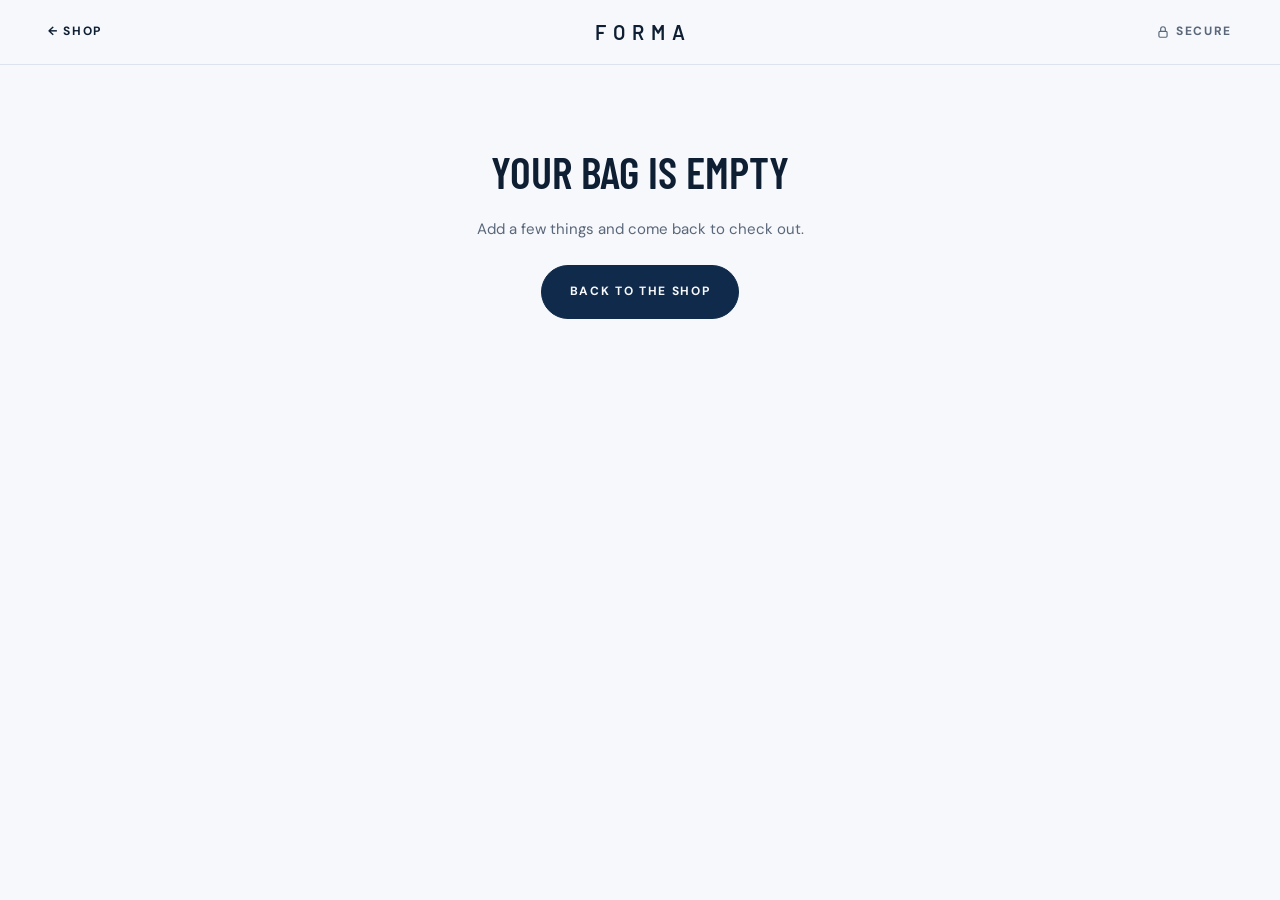
<file: checkout.html>
<!doctype html>
<html lang="en-GB">
<head>
<meta charset="utf-8">
<meta name="viewport" content="width=device-width, initial-scale=1, viewport-fit=cover">
<meta name="theme-color" content="#F6F8FB">
<link rel="icon" href="/favicon.ico" sizes="any">
<link rel="icon" href="/favicon.svg" type="image/svg+xml">
<link rel="apple-touch-icon" href="/apple-touch-icon.png">
<meta name="robots" content="noindex">
<title>Checkout | Forma</title>
<link rel="preconnect" href="https://fonts.googleapis.com"><link rel="stylesheet" href="https://fonts.googleapis.com/css2?family=Barlow+Condensed:wght@500;600&family=Barlow:wght@600&family=DM+Sans:opsz,wght@9..40,400;9..40,500;9..40,600;9..40,700&display=swap">
<link rel="stylesheet" href="/site.css">
<style>
.co{display:grid;grid-template-columns:1fr;gap:0;padding-bottom:120px}
.co-main{min-width:0;padding-block:20px 32px}
.co h1{font-family:var(--display);font-weight:600;text-transform:uppercase;font-size:40px;line-height:.95;margin:4px 0 20px}
.step{border-top:1px solid var(--border);padding-block:24px}
.step:first-of-type{border-top:0;padding-top:4px}
.step-h{display:flex;justify-content:space-between;align-items:baseline;margin-bottom:14px}
.step-h h2{font-family:var(--display);font-weight:600;text-transform:uppercase;font-size:24px;margin:0;display:flex;gap:10px;align-items:baseline}
.step-h h2 i{font-style:normal;font-family:var(--body);font-size:12px;font-weight:700;color:var(--light);letter-spacing:.1em}
.stack{display:grid;gap:12px}
.opts{display:grid;gap:10px}
.opt{display:flex;gap:12px;align-items:center;border:1px solid var(--border);background:var(--card);border-radius:12px;padding:16px;cursor:pointer;min-height:60px}
.opt input{width:20px;height:20px;accent-color:var(--accent);margin:0;flex-shrink:0}
.opt div{flex:1;min-width:0}
.opt b{display:block;font-size:15px}
.opt span{font-size:13px;color:var(--mid)}
.opt em{font-style:normal;font-weight:700;font-variant-numeric:tabular-nums;white-space:nowrap}
.opt:has(input:checked){border-color:var(--accent);box-shadow:0 0 0 1px var(--accent)}
.pay-box{border:1px dashed var(--border);border-radius:14px;padding:22px;background:var(--card);text-align:center;color:var(--mid);font-size:14px}
.pay-box b{display:block;color:var(--fg);font-size:16px;margin-bottom:6px}
.pay-frame{width:100%;min-height:560px;border:0;border-radius:14px;background:var(--card)}
.trust{display:flex;flex-wrap:wrap;gap:8px 18px;font-size:12px;color:var(--mid);margin-top:16px}
.trust span::before{content:"✓ ";color:var(--ok);font-weight:700}

/* summary */
.sum-toggle{all:unset;box-sizing:border-box;width:100%;display:flex;justify-content:space-between;align-items:center;padding:16px clamp(16px,4vw,48px);background:var(--bg2);border-bottom:1px solid var(--border);cursor:pointer;font-size:14px;font-weight:600;color:var(--accent);min-height:56px}
.sum-toggle b{color:var(--fg);font-size:17px;font-variant-numeric:tabular-nums}
.sum-toggle svg{transition:transform .2s;margin-left:6px;vertical-align:middle}
.sum-toggle[aria-expanded="true"] svg{transform:rotate(180deg)}
.sum{background:var(--bg2);border-bottom:1px solid var(--border);padding:4px clamp(16px,4vw,48px) 20px}
.line{display:grid;grid-template-columns:56px 1fr auto;gap:14px;align-items:center;padding:12px 0;border-bottom:1px solid var(--border)}
.thumb{position:relative;width:56px;height:56px;border-radius:10px;background:var(--card);border:1px solid var(--border);display:grid;place-items:center}
.thumb i{display:block;width:40%;height:62%;border-radius:4px 4px 5px 5px;background:#fff;box-shadow:0 4px 8px -4px rgba(15,42,74,.4);border-top:5px solid #0F2A4A}
.thumb .q{position:absolute;top:-7px;right:-7px;min-width:20px;height:20px;border-radius:99px;background:var(--mid);color:var(--bg);font-size:11px;font-weight:700;display:grid;place-items:center;padding:0 5px}
.line-n{font-size:14px;font-weight:600;line-height:1.3}
.line-n small{display:block;font-weight:400;color:var(--mid);font-size:12px}
.line-p{font-size:14px;font-weight:600;font-variant-numeric:tabular-nums}
.disc{display:flex;gap:8px;padding-block:16px;border-bottom:1px solid var(--border)}
.disc .field{flex:1}
.disc .btn{padding-inline:18px;min-height:50px}
.disc-msg{font-size:12px;margin-top:-8px;padding-bottom:10px}
.tot{display:grid;gap:8px;padding-top:14px;font-size:14px}
.tot div{display:flex;justify-content:space-between;color:var(--mid);font-variant-numeric:tabular-nums}
.tot .grand{color:var(--fg);font-weight:700;font-size:18px;padding-top:8px;border-top:1px solid var(--border);margin-top:4px}
.tot .grand small{font-weight:400;font-size:12px;color:var(--mid);margin-right:6px}
.tot .save{color:var(--ok)}

/* sticky pay bar (mobile) */
.paybar{position:fixed;left:0;right:0;bottom:0;z-index:50;background:var(--bg);border-top:1px solid var(--border);padding:12px clamp(16px,4vw,48px) calc(12px + env(safe-area-inset-bottom,0px));display:flex;gap:14px;align-items:center}
.paybar div{flex:1;min-width:0}
.paybar small{display:block;font-size:12px;color:var(--mid)}
.paybar b{font-size:18px;font-variant-numeric:tabular-nums}
.paybar .btn{flex-shrink:0;padding-inline:22px}
.inline-cta{display:none}
.empty{padding-block:72px 120px;text-align:center}
.empty h1{font-family:var(--display);font-weight:600;text-transform:uppercase;font-size:44px;margin:0 0 10px}
.empty p{color:var(--mid);margin:0 0 24px}

@media (min-width:960px){
  .co{grid-template-columns:1fr 420px;gap:64px;padding-bottom:72px;padding-inline:clamp(16px,4vw,48px)!important;max-width:1240px;margin:0 auto}
  .co-main{order:1;padding-inline:0!important}
  .sum{order:2}
  .co-main{padding-block:40px 40px}
  .co h1{font-size:52px}
  .sum-toggle{display:none}
  .sum{display:block!important;position:sticky;top:88px;align-self:start;margin-top:40px;border:1px solid var(--border);border-radius:18px;padding:8px 24px 24px}
  .paybar{display:none}
  .inline-cta{display:flex}
}
</style>
</head>
<body>
<header class="hdr"><div class="hdr-in wrap">
  <a class="back" href="/#shop">← Shop</a>
  <a class="logo" href="/">Forma</a>
  <span class="hdr-r lock"><svg width="14" height="14" viewBox="0 0 24 24" fill="none" stroke="currentColor" stroke-width="2" aria-hidden="true"><rect x="5" y="11" width="14" height="10" rx="2"/><path d="M8 11V7a4 4 0 0 1 8 0v4"/></svg>Secure</span>
</div></header>

<div id="emptyState" class="empty wrap" hidden>
  <h1>Your bag is empty</h1>
  <p>Add a few things and come back to check out.</p>
  <a class="btn btn-dark" href="/#shop">Back to the shop</a>
</div>

<div id="checkout" hidden>
  <button class="sum-toggle" id="sumToggle" aria-expanded="false" aria-controls="summary" onclick="toggleSum()">
    <span>Show order summary <svg width="12" height="12" viewBox="0 0 12 12" fill="none" stroke="currentColor" stroke-width="1.8"><path d="M2 4l4 4 4-4"/></svg></span>
    <b id="toggleTotal">£0.00</b>
  </button>

  <div class="co wrap" style="padding-inline:0">
    <aside class="sum" id="summary" hidden>
      <div id="lines"></div>
      <div class="disc">
        <div class="field"><label for="code" class="sr" style="position:absolute;left:-9999px">Discount code</label><input id="code" placeholder="Discount code" autocomplete="off" autocapitalize="characters"></div>
        <button class="btn btn-ghost" type="button" onclick="applyCode()">Apply</button>
      </div>
      <div class="disc-msg" id="discMsg" hidden></div>
      <div class="tot">
        <div><span>Subtotal</span><span id="tSub">£0.00</span></div>
        <div class="save" id="tDiscRow" hidden><span id="tDiscLabel">Discount</span><span id="tDisc">−£0.00</span></div>
        <div><span>Delivery</span><span id="tShip">£0.00</span></div>
        <div class="grand"><span>Total</span><span><small>GBP</small><span id="tTotal">£0.00</span></span></div>
      </div>
    </aside>

    <main class="co-main wrap">
      <span class="label" style="color:var(--accent)">Checkout</span>
      <h1>Complete your order</h1>
      <form id="coForm" novalidate>
        <section class="step">
          <div class="step-h"><h2><i>01</i>Contact</h2></div>
          <div class="stack">
            <div class="field"><label for="email">Email</label><input id="email" type="email" inputmode="email" autocomplete="email" required><span class="err">Enter a valid email address</span></div>
            <label class="check"><input type="checkbox" id="optin" checked> Email me new drops and offers. Unsubscribe any time.</label>
          </div>
        </section>

        <section class="step">
          <div class="step-h"><h2><i>02</i>Delivery address</h2></div>
          <div class="stack">
            <div class="row two">
              <div class="field"><label for="fn">First name</label><input id="fn" autocomplete="given-name" required><span class="err">Required</span></div>
              <div class="field"><label for="ln">Last name</label><input id="ln" autocomplete="family-name" required><span class="err">Required</span></div>
            </div>
            <div class="field"><label for="a1">Address</label><input id="a1" autocomplete="address-line1" required><span class="err">Required</span></div>
            <div class="field"><label for="a2">Flat, suite, etc. (optional)</label><input id="a2" autocomplete="address-line2"></div>
            <div class="row two">
              <div class="field"><label for="city">Town or city</label><input id="city" autocomplete="address-level2" required><span class="err">Required</span></div>
              <div class="field"><label for="pc">Postcode</label><input id="pc" autocomplete="postal-code" autocapitalize="characters" required><span class="err">Enter a valid UK postcode</span></div>
            </div>
            <div class="field"><label for="tel">Phone (optional, for delivery updates)</label><input id="tel" type="tel" inputmode="tel" autocomplete="tel"></div>
            <div class="field"><label>Country</label><input value="United Kingdom" disabled></div>
          </div>
        </section>

        <section class="step">
          <div class="step-h"><h2><i>03</i>Delivery method</h2></div>
          <div class="opts">
            <label class="opt"><input type="radio" name="ship" value="t48" checked onchange="totals()"><div><b>Royal Mail Tracked 48</b><span>2 to 3 working days</span></div><em id="t48p">£3.95</em></label>
            <label class="opt"><input type="radio" name="ship" value="t24" onchange="totals()"><div><b>Royal Mail Tracked 24</b><span>1 to 2 working days</span></div><em>£5.95</em></label>
          </div>
        </section>

        <section class="step" id="payStep">
          <div class="step-h"><h2><i>04</i>Payment</h2></div>
          <div id="payArea" class="pay-box"><b>Payment opens here</b>Fill in your details above, then tap Continue to pay.</div>
          <div class="trust"><span>Encrypted payment</span><span>30-day returns</span><span>Third-party tested</span></div>
          <p style="font-size:12px;color:var(--light);margin:16px 0 0">By placing your order you agree to our <a href="/terms">Terms of sale</a> and <a href="/privacy">Privacy policy</a>.</p>
        </section>

        <div class="inline-cta"><button class="btn btn-dark btn-block" type="submit" id="ctaDesk">Continue to pay</button></div>
      </form>
    </main>
  </div>

  <div class="paybar">
    <div><small>Total</small><b id="barTotal">£0.00</b></div>
    <button class="btn btn-dark" type="submit" form="coForm" id="ctaMob">Continue to pay</button>
  </div>
</div>

<script>
var WHOP_CHECKOUT_URL = ''; // paste payment link here
var FREE_OVER = 40, SHIP = {t48:3.95, t24:5.95};
var CODES = {WELCOME10:{pct:10,label:'WELCOME10 (10% off)'}};
var items=[], discount=null;
function money(n){return '£'+n.toFixed(2)}
try{var _h=location.hash.match(/[#&]c=([^&]+)/);if(_h){items=JSON.parse(decodeURIComponent(escape(atob(decodeURIComponent(_h[1])))));try{localStorage.setItem('forma_cart',JSON.stringify({items:items}))}catch(e){}history.replaceState(null,'',location.pathname)}}catch(e){items=[]}
if(!items.length){try{items=JSON.parse(localStorage.getItem('forma_cart')||'{}').items||[]}catch(e){}}
items=(items||[]).filter(function(i){return i&&i.qty>0&&typeof i.price==='number'});
if(!items.length){document.getElementById('emptyState').hidden=false}
else{
  document.getElementById('checkout').hidden=false;
  document.getElementById('lines').innerHTML=items.map(function(i){return '<div class="line"><div class="thumb"><i></i><span class="q">'+i.qty+'</span></div><div class="line-n">'+i.name+'<small>'+(i.size||'')+'</small></div><div class="line-p">'+money(i.price*i.qty)+'</div></div>'}).join('');
  if(window.matchMedia('(min-width:960px)').matches)document.getElementById('summary').hidden=false;
  totals();
}
function sub(){return items.reduce(function(s,i){return s+i.price*i.qty},0)}
function totals(){
  var s=sub(),d=discount?Math.round(s*discount.pct)/100:0;
  var m=(document.querySelector('input[name=ship]:checked')||{}).value||'t48';
  var ship=(m==='t48'&&s-d>=FREE_OVER)?0:SHIP[m];
  document.getElementById('t48p').textContent=(s-d>=FREE_OVER)?'Free':'£3.95';
  var t=s-d+ship;
  document.getElementById('tSub').textContent=money(s);
  document.getElementById('tDiscRow').hidden=!discount;
  if(discount){document.getElementById('tDisc').textContent='−'+money(d);document.getElementById('tDiscLabel').textContent=discount.label}
  document.getElementById('tShip').textContent=ship?money(ship):'Free';
  ['tTotal','toggleTotal','barTotal'].forEach(function(id){document.getElementById(id).textContent=money(t)});
  return t;
}
function applyCode(){
  var c=document.getElementById('code').value.trim().toUpperCase(),m=document.getElementById('discMsg');m.hidden=false;
  if(CODES[c]){discount=CODES[c];m.style.color='var(--ok)';m.textContent='Code applied.'}
  else{discount=null;m.style.color='var(--err)';m.textContent='That code is not valid.'}
  totals();
}
function toggleSum(){var b=document.getElementById('sumToggle'),s=document.getElementById('summary'),o=b.getAttribute('aria-expanded')==='true';
  b.setAttribute('aria-expanded',!o);s.hidden=o;b.querySelector('span').firstChild.textContent=o?'Show order summary ':'Hide order summary '}
var PC=/^[A-Z]{1,2}\d[A-Z\d]?\s*\d[A-Z]{2}$/i;
document.getElementById('coForm').addEventListener('submit',function(e){
  e.preventDefault();var first=null;
  this.querySelectorAll('[required]').forEach(function(i){var v=i.value.trim(),bad=!v||(i.type==='email'&&!/^[^@\s]+@[^@\s]+\.[^@\s]+$/.test(v))||(i.id==='pc'&&!PC.test(v));
    i.closest('.field').classList.toggle('bad',bad);if(bad&&!first)first=i});
  if(first){first.focus();first.scrollIntoView({behavior:'smooth',block:'center'});return}
  var order={items:items,email:document.getElementById('email').value.trim(),optin:document.getElementById('optin').checked,
    address:{first:fn.value,last:ln.value,line1:a1.value,line2:a2.value,city:city.value,postcode:pc.value.toUpperCase(),phone:tel.value},
    shipping:document.querySelector('input[name=ship]:checked').value,discount:discount&&document.getElementById('code').value.trim().toUpperCase(),total:totals()};
  try{sessionStorage.setItem('forma_order',JSON.stringify(order))}catch(err){}
  var pa=document.getElementById('payArea');
  if(WHOP_CHECKOUT_URL){pa.className='';pa.innerHTML='<iframe class="pay-frame" src="'+WHOP_CHECKOUT_URL+'" title="Secure payment" allow="payment"></iframe>'}
  else{pa.innerHTML='<b>Payment provider not connected yet</b>Your details are saved. This is where the secure card payment will appear once checkout is linked up.'}
  document.getElementById('payStep').scrollIntoView({behavior:'smooth',block:'start'});
});
document.querySelectorAll('[required]').forEach(function(i){i.addEventListener('input',function(){i.closest('.field').classList.remove('bad')})});
</script>
</body>
</html>
</file>
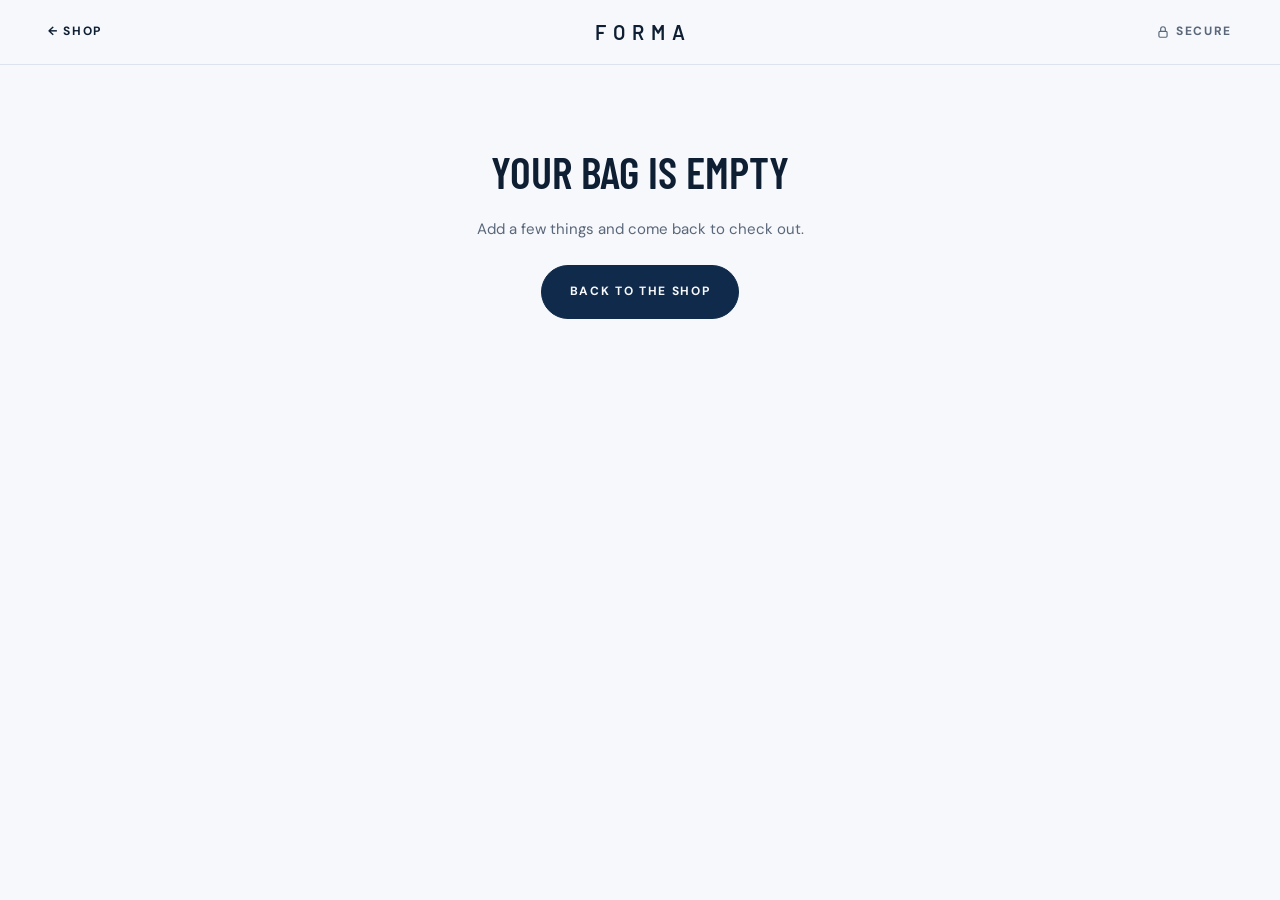
<file: contact.html>
<!doctype html>
<html lang="en-GB">
<head>
<meta charset="utf-8">
<meta name="viewport" content="width=device-width, initial-scale=1, viewport-fit=cover">
<meta name="theme-color" content="#F6F8FB">
<link rel="icon" href="/favicon.ico" sizes="any">
<link rel="icon" href="/favicon.svg" type="image/svg+xml">
<link rel="apple-touch-icon" href="/apple-touch-icon.png">
<meta name="robots" content="noindex">
<title>Checkout | Forma</title>
<link rel="preconnect" href="https://fonts.googleapis.com"><link rel="stylesheet" href="https://fonts.googleapis.com/css2?family=Barlow+Condensed:wght@500;600&family=Barlow:wght@600&family=DM+Sans:opsz,wght@9..40,400;9..40,500;9..40,600;9..40,700&display=swap">
<link rel="stylesheet" href="/site.css">
<style>
.co{display:grid;grid-template-columns:1fr;gap:0;padding-bottom:120px}
.co-main{min-width:0;padding-block:20px 32px}
.co h1{font-family:var(--display);font-weight:600;text-transform:uppercase;font-size:40px;line-height:.95;margin:4px 0 20px}
.step{border-top:1px solid var(--border);padding-block:24px}
.step:first-of-type{border-top:0;padding-top:4px}
.step-h{display:flex;justify-content:space-between;align-items:baseline;margin-bottom:14px}
.step-h h2{font-family:var(--display);font-weight:600;text-transform:uppercase;font-size:24px;margin:0;display:flex;gap:10px;align-items:baseline}
.step-h h2 i{font-style:normal;font-family:var(--body);font-size:12px;font-weight:700;color:var(--light);letter-spacing:.1em}
.stack{display:grid;gap:12px}
.opts{display:grid;gap:10px}
.opt{display:flex;gap:12px;align-items:center;border:1px solid var(--border);background:var(--card);border-radius:12px;padding:16px;cursor:pointer;min-height:60px}
.opt input{width:20px;height:20px;accent-color:var(--accent);margin:0;flex-shrink:0}
.opt div{flex:1;min-width:0}
.opt b{display:block;font-size:15px}
.opt span{font-size:13px;color:var(--mid)}
.opt em{font-style:normal;font-weight:700;font-variant-numeric:tabular-nums;white-space:nowrap}
.opt:has(input:checked){border-color:var(--accent);box-shadow:0 0 0 1px var(--accent)}
.pay-box{border:1px dashed var(--border);border-radius:14px;padding:22px;background:var(--card);text-align:center;color:var(--mid);font-size:14px}
.pay-box b{display:block;color:var(--fg);font-size:16px;margin-bottom:6px}
.pay-frame{width:100%;min-height:560px;border:0;border-radius:14px;background:var(--card)}
.trust{display:flex;flex-wrap:wrap;gap:8px 18px;font-size:12px;color:var(--mid);margin-top:16px}
.trust span::before{content:"✓ ";color:var(--ok);font-weight:700}

/* summary */
.sum-toggle{all:unset;box-sizing:border-box;width:100%;display:flex;justify-content:space-between;align-items:center;padding:16px clamp(16px,4vw,48px);background:var(--bg2);border-bottom:1px solid var(--border);cursor:pointer;font-size:14px;font-weight:600;color:var(--accent);min-height:56px}
.sum-toggle b{color:var(--fg);font-size:17px;font-variant-numeric:tabular-nums}
.sum-toggle svg{transition:transform .2s;margin-left:6px;vertical-align:middle}
.sum-toggle[aria-expanded="true"] svg{transform:rotate(180deg)}
.sum{background:var(--bg2);border-bottom:1px solid var(--border);padding:4px clamp(16px,4vw,48px) 20px}
.line{display:grid;grid-template-columns:56px 1fr auto;gap:14px;align-items:center;padding:12px 0;border-bottom:1px solid var(--border)}
.thumb{position:relative;width:56px;height:56px;border-radius:10px;background:var(--card);border:1px solid var(--border);display:grid;place-items:center}
.thumb i{display:block;width:40%;height:62%;border-radius:4px 4px 5px 5px;background:#fff;box-shadow:0 4px 8px -4px rgba(15,42,74,.4);border-top:5px solid #0F2A4A}
.thumb .q{position:absolute;top:-7px;right:-7px;min-width:20px;height:20px;border-radius:99px;background:var(--mid);color:var(--bg);font-size:11px;font-weight:700;display:grid;place-items:center;padding:0 5px}
.line-n{font-size:14px;font-weight:600;line-height:1.3}
.line-n small{display:block;font-weight:400;color:var(--mid);font-size:12px}
.line-p{font-size:14px;font-weight:600;font-variant-numeric:tabular-nums}
.disc{display:flex;gap:8px;padding-block:16px;border-bottom:1px solid var(--border)}
.disc .field{flex:1}
.disc .btn{padding-inline:18px;min-height:50px}
.disc-msg{font-size:12px;margin-top:-8px;padding-bottom:10px}
.tot{display:grid;gap:8px;padding-top:14px;font-size:14px}
.tot div{display:flex;justify-content:space-between;color:var(--mid);font-variant-numeric:tabular-nums}
.tot .grand{color:var(--fg);font-weight:700;font-size:18px;padding-top:8px;border-top:1px solid var(--border);margin-top:4px}
.tot .grand small{font-weight:400;font-size:12px;color:var(--mid);margin-right:6px}
.tot .save{color:var(--ok)}

/* sticky pay bar (mobile) */
.paybar{position:fixed;left:0;right:0;bottom:0;z-index:50;background:var(--bg);border-top:1px solid var(--border);padding:12px clamp(16px,4vw,48px) calc(12px + env(safe-area-inset-bottom,0px));display:flex;gap:14px;align-items:center}
.paybar div{flex:1;min-width:0}
.paybar small{display:block;font-size:12px;color:var(--mid)}
.paybar b{font-size:18px;font-variant-numeric:tabular-nums}
.paybar .btn{flex-shrink:0;padding-inline:22px}
.inline-cta{display:none}
.empty{padding-block:72px 120px;text-align:center}
.empty h1{font-family:var(--display);font-weight:600;text-transform:uppercase;font-size:44px;margin:0 0 10px}
.empty p{color:var(--mid);margin:0 0 24px}

@media (min-width:960px){
  .co{grid-template-columns:1fr 420px;gap:64px;padding-bottom:72px;padding-inline:clamp(16px,4vw,48px)!important;max-width:1240px;margin:0 auto}
  .co-main{order:1;padding-inline:0!important}
  .sum{order:2}
  .co-main{padding-block:40px 40px}
  .co h1{font-size:52px}
  .sum-toggle{display:none}
  .sum{display:block!important;position:sticky;top:88px;align-self:start;margin-top:40px;border:1px solid var(--border);border-radius:18px;padding:8px 24px 24px}
  .paybar{display:none}
  .inline-cta{display:flex}
}
</style>
</head>
<body>
<header class="hdr"><div class="hdr-in wrap">
  <a class="back" href="/#shop">← Shop</a>
  <a class="logo" href="/">Forma</a>
  <span class="hdr-r lock"><svg width="14" height="14" viewBox="0 0 24 24" fill="none" stroke="currentColor" stroke-width="2" aria-hidden="true"><rect x="5" y="11" width="14" height="10" rx="2"/><path d="M8 11V7a4 4 0 0 1 8 0v4"/></svg>Secure</span>
</div></header>

<div id="emptyState" class="empty wrap" hidden>
  <h1>Your bag is empty</h1>
  <p>Add a few things and come back to check out.</p>
  <a class="btn btn-dark" href="/#shop">Back to the shop</a>
</div>

<div id="checkout" hidden>
  <button class="sum-toggle" id="sumToggle" aria-expanded="false" aria-controls="summary" onclick="toggleSum()">
    <span>Show order summary <svg width="12" height="12" viewBox="0 0 12 12" fill="none" stroke="currentColor" stroke-width="1.8"><path d="M2 4l4 4 4-4"/></svg></span>
    <b id="toggleTotal">£0.00</b>
  </button>

  <div class="co wrap" style="padding-inline:0">
    <aside class="sum" id="summary" hidden>
      <div id="lines"></div>
      <div class="disc">
        <div class="field"><label for="code" class="sr" style="position:absolute;left:-9999px">Discount code</label><input id="code" placeholder="Discount code" autocomplete="off" autocapitalize="characters"></div>
        <button class="btn btn-ghost" type="button" onclick="applyCode()">Apply</button>
      </div>
      <div class="disc-msg" id="discMsg" hidden></div>
      <div class="tot">
        <div><span>Subtotal</span><span id="tSub">£0.00</span></div>
        <div class="save" id="tDiscRow" hidden><span id="tDiscLabel">Discount</span><span id="tDisc">−£0.00</span></div>
        <div><span>Delivery</span><span id="tShip">£0.00</span></div>
        <div class="grand"><span>Total</span><span><small>GBP</small><span id="tTotal">£0.00</span></span></div>
      </div>
    </aside>

    <main class="co-main wrap">
      <span class="label" style="color:var(--accent)">Checkout</span>
      <h1>Complete your order</h1>
      <form id="coForm" novalidate>
        <section class="step">
          <div class="step-h"><h2><i>01</i>Contact</h2></div>
          <div class="stack">
            <div class="field"><label for="email">Email</label><input id="email" type="email" inputmode="email" autocomplete="email" required><span class="err">Enter a valid email address</span></div>
            <label class="check"><input type="checkbox" id="optin" checked> Email me new drops and offers. Unsubscribe any time.</label>
          </div>
        </section>

        <section class="step">
          <div class="step-h"><h2><i>02</i>Delivery address</h2></div>
          <div class="stack">
            <div class="row two">
              <div class="field"><label for="fn">First name</label><input id="fn" autocomplete="given-name" required><span class="err">Required</span></div>
              <div class="field"><label for="ln">Last name</label><input id="ln" autocomplete="family-name" required><span class="err">Required</span></div>
            </div>
            <div class="field"><label for="a1">Address</label><input id="a1" autocomplete="address-line1" required><span class="err">Required</span></div>
            <div class="field"><label for="a2">Flat, suite, etc. (optional)</label><input id="a2" autocomplete="address-line2"></div>
            <div class="row two">
              <div class="field"><label for="city">Town or city</label><input id="city" autocomplete="address-level2" required><span class="err">Required</span></div>
              <div class="field"><label for="pc">Postcode</label><input id="pc" autocomplete="postal-code" autocapitalize="characters" required><span class="err">Enter a valid UK postcode</span></div>
            </div>
            <div class="field"><label for="tel">Phone (optional, for delivery updates)</label><input id="tel" type="tel" inputmode="tel" autocomplete="tel"></div>
            <div class="field"><label>Country</label><input value="United Kingdom" disabled></div>
          </div>
        </section>

        <section class="step">
          <div class="step-h"><h2><i>03</i>Delivery method</h2></div>
          <div class="opts">
            <label class="opt"><input type="radio" name="ship" value="t48" checked onchange="totals()"><div><b>Royal Mail Tracked 48</b><span>2 to 3 working days</span></div><em id="t48p">£3.95</em></label>
            <label class="opt"><input type="radio" name="ship" value="t24" onchange="totals()"><div><b>Royal Mail Tracked 24</b><span>1 to 2 working days</span></div><em>£5.95</em></label>
          </div>
        </section>

        <section class="step" id="payStep">
          <div class="step-h"><h2><i>04</i>Payment</h2></div>
          <div id="payArea" class="pay-box"><b>Payment opens here</b>Fill in your details above, then tap Continue to pay.</div>
          <div class="trust"><span>Encrypted payment</span><span>30-day returns</span><span>Third-party tested</span></div>
          <p style="font-size:12px;color:var(--light);margin:16px 0 0">By placing your order you agree to our <a href="/terms">Terms of sale</a> and <a href="/privacy">Privacy policy</a>.</p>
        </section>

        <div class="inline-cta"><button class="btn btn-dark btn-block" type="submit" id="ctaDesk">Continue to pay</button></div>
      </form>
    </main>
  </div>

  <div class="paybar">
    <div><small>Total</small><b id="barTotal">£0.00</b></div>
    <button class="btn btn-dark" type="submit" form="coForm" id="ctaMob">Continue to pay</button>
  </div>
</div>

<script>
var WHOP_CHECKOUT_URL = ''; // paste payment link here
var FREE_OVER = 40, SHIP = {t48:3.95, t24:5.95};
var CODES = {WELCOME10:{pct:10,label:'WELCOME10 (10% off)'}};
var items=[], discount=null;
function money(n){return '£'+n.toFixed(2)}
try{items=(JSON.parse(localStorage.getItem('forma_cart')||'{}').items||[]).filter(function(i){return i.qty>0})}catch(e){}
if(!items.length){document.getElementById('emptyState').hidden=false}
else{
  document.getElementById('checkout').hidden=false;
  document.getElementById('lines').innerHTML=items.map(function(i){return '<div class="line"><div class="thumb"><i></i><span class="q">'+i.qty+'</span></div><div class="line-n">'+i.name+'<small>'+(i.size||'')+'</small></div><div class="line-p">'+money(i.price*i.qty)+'</div></div>'}).join('');
  if(window.matchMedia('(min-width:960px)').matches)document.getElementById('summary').hidden=false;
  totals();
}
function sub(){return items.reduce(function(s,i){return s+i.price*i.qty},0)}
function totals(){
  var s=sub(),d=discount?Math.round(s*discount.pct)/100:0;
  var m=(document.querySelector('input[name=ship]:checked')||{}).value||'t48';
  var ship=(m==='t48'&&s-d>=FREE_OVER)?0:SHIP[m];
  document.getElementById('t48p').textContent=(s-d>=FREE_OVER)?'Free':'£3.95';
  var t=s-d+ship;
  document.getElementById('tSub').textContent=money(s);
  document.getElementById('tDiscRow').hidden=!discount;
  if(discount){document.getElementById('tDisc').textContent='−'+money(d);document.getElementById('tDiscLabel').textContent=discount.label}
  document.getElementById('tShip').textContent=ship?money(ship):'Free';
  ['tTotal','toggleTotal','barTotal'].forEach(function(id){document.getElementById(id).textContent=money(t)});
  return t;
}
function applyCode(){
  var c=document.getElementById('code').value.trim().toUpperCase(),m=document.getElementById('discMsg');m.hidden=false;
  if(CODES[c]){discount=CODES[c];m.style.color='var(--ok)';m.textContent='Code applied.'}
  else{discount=null;m.style.color='var(--err)';m.textContent='That code is not valid.'}
  totals();
}
function toggleSum(){var b=document.getElementById('sumToggle'),s=document.getElementById('summary'),o=b.getAttribute('aria-expanded')==='true';
  b.setAttribute('aria-expanded',!o);s.hidden=o;b.querySelector('span').firstChild.textContent=o?'Show order summary ':'Hide order summary '}
var PC=/^[A-Z]{1,2}\d[A-Z\d]?\s*\d[A-Z]{2}$/i;
document.getElementById('coForm').addEventListener('submit',function(e){
  e.preventDefault();var first=null;
  this.querySelectorAll('[required]').forEach(function(i){var v=i.value.trim(),bad=!v||(i.type==='email'&&!/^[^@\s]+@[^@\s]+\.[^@\s]+$/.test(v))||(i.id==='pc'&&!PC.test(v));
    i.closest('.field').classList.toggle('bad',bad);if(bad&&!first)first=i});
  if(first){first.focus();first.scrollIntoView({behavior:'smooth',block:'center'});return}
  var order={items:items,email:document.getElementById('email').value.trim(),optin:document.getElementById('optin').checked,
    address:{first:fn.value,last:ln.value,line1:a1.value,line2:a2.value,city:city.value,postcode:pc.value.toUpperCase(),phone:tel.value},
    shipping:document.querySelector('input[name=ship]:checked').value,discount:discount&&document.getElementById('code').value.trim().toUpperCase(),total:totals()};
  try{sessionStorage.setItem('forma_order',JSON.stringify(order))}catch(err){}
  var pa=document.getElementById('payArea');
  if(WHOP_CHECKOUT_URL){pa.className='';pa.innerHTML='<iframe class="pay-frame" src="'+WHOP_CHECKOUT_URL+'" title="Secure payment" allow="payment"></iframe>'}
  else{pa.innerHTML='<b>Payment provider not connected yet</b>Your details are saved. This is where the secure card payment will appear once checkout is linked up.'}
  document.getElementById('payStep').scrollIntoView({behavior:'smooth',block:'start'});
});
document.querySelectorAll('[required]').forEach(function(i){i.addEventListener('input',function(){i.closest('.field').classList.remove('bad')})});
</script>
</body>
</html>
</file>
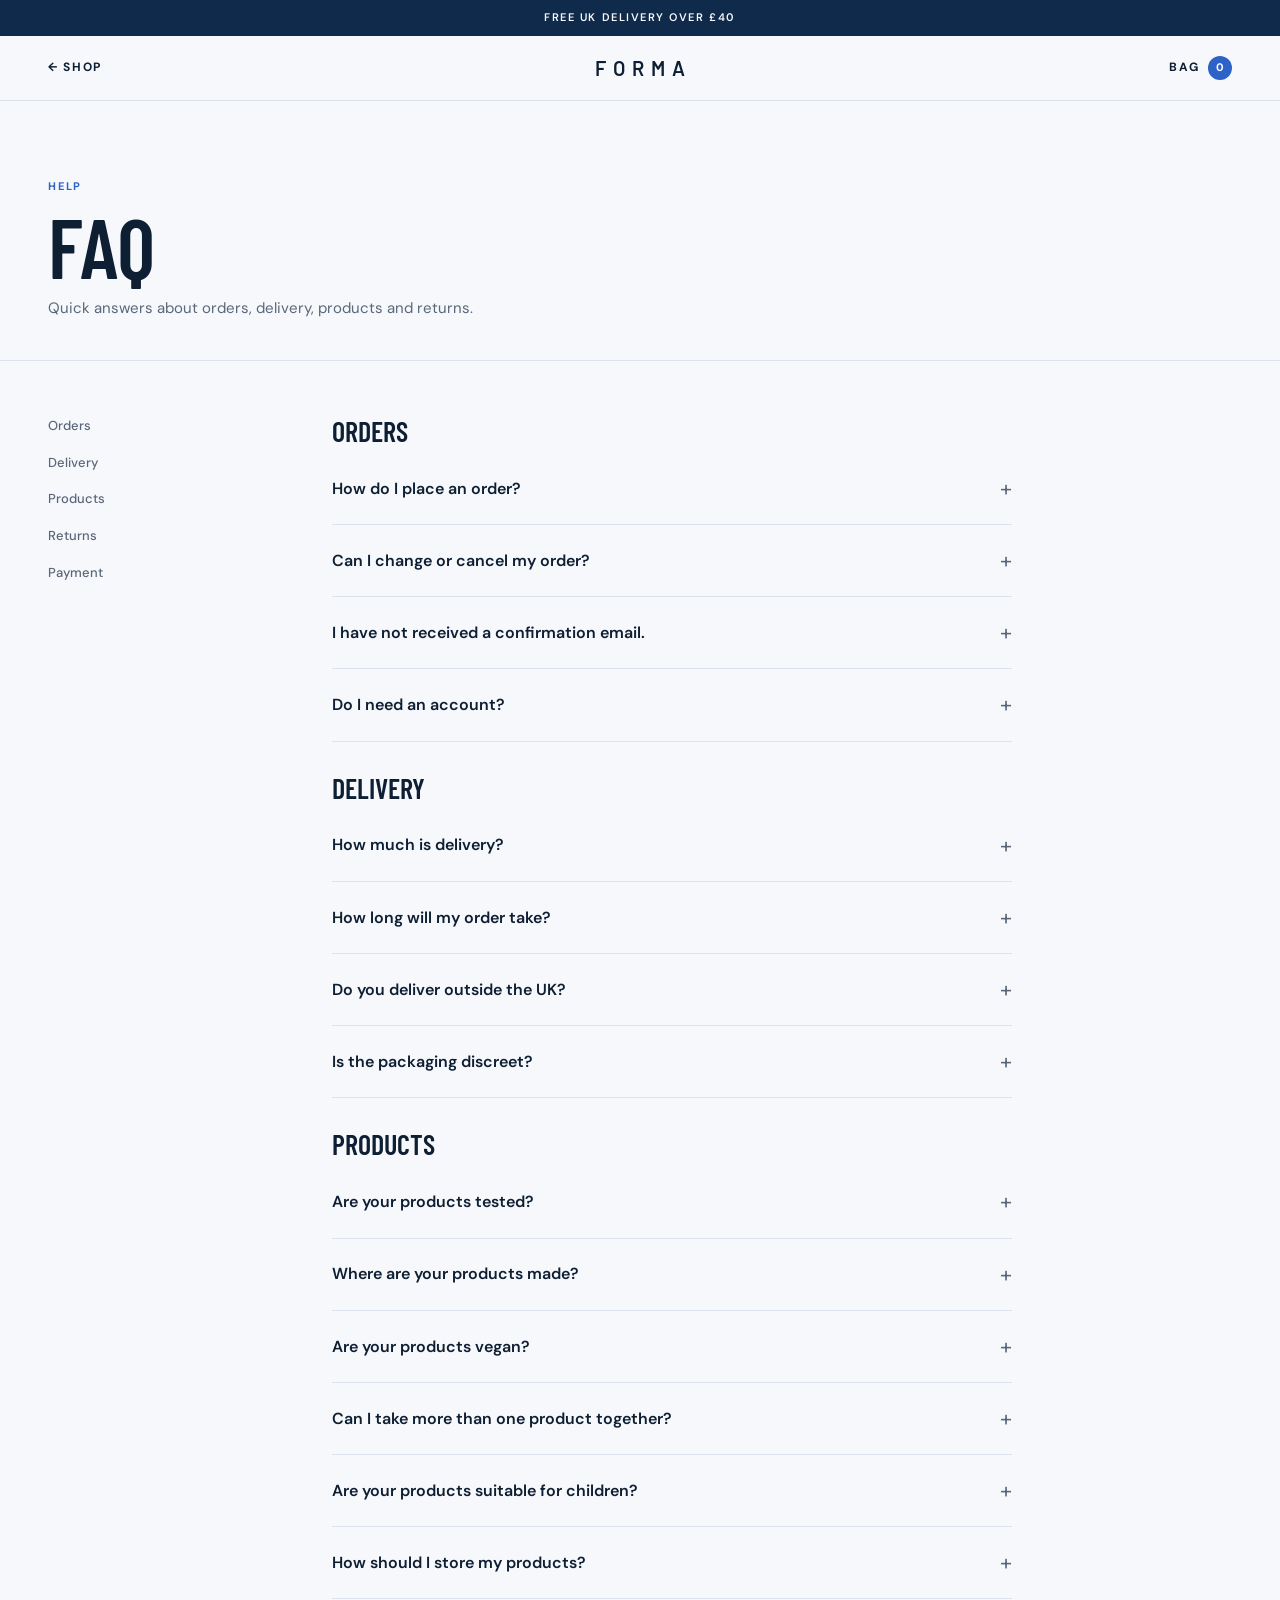
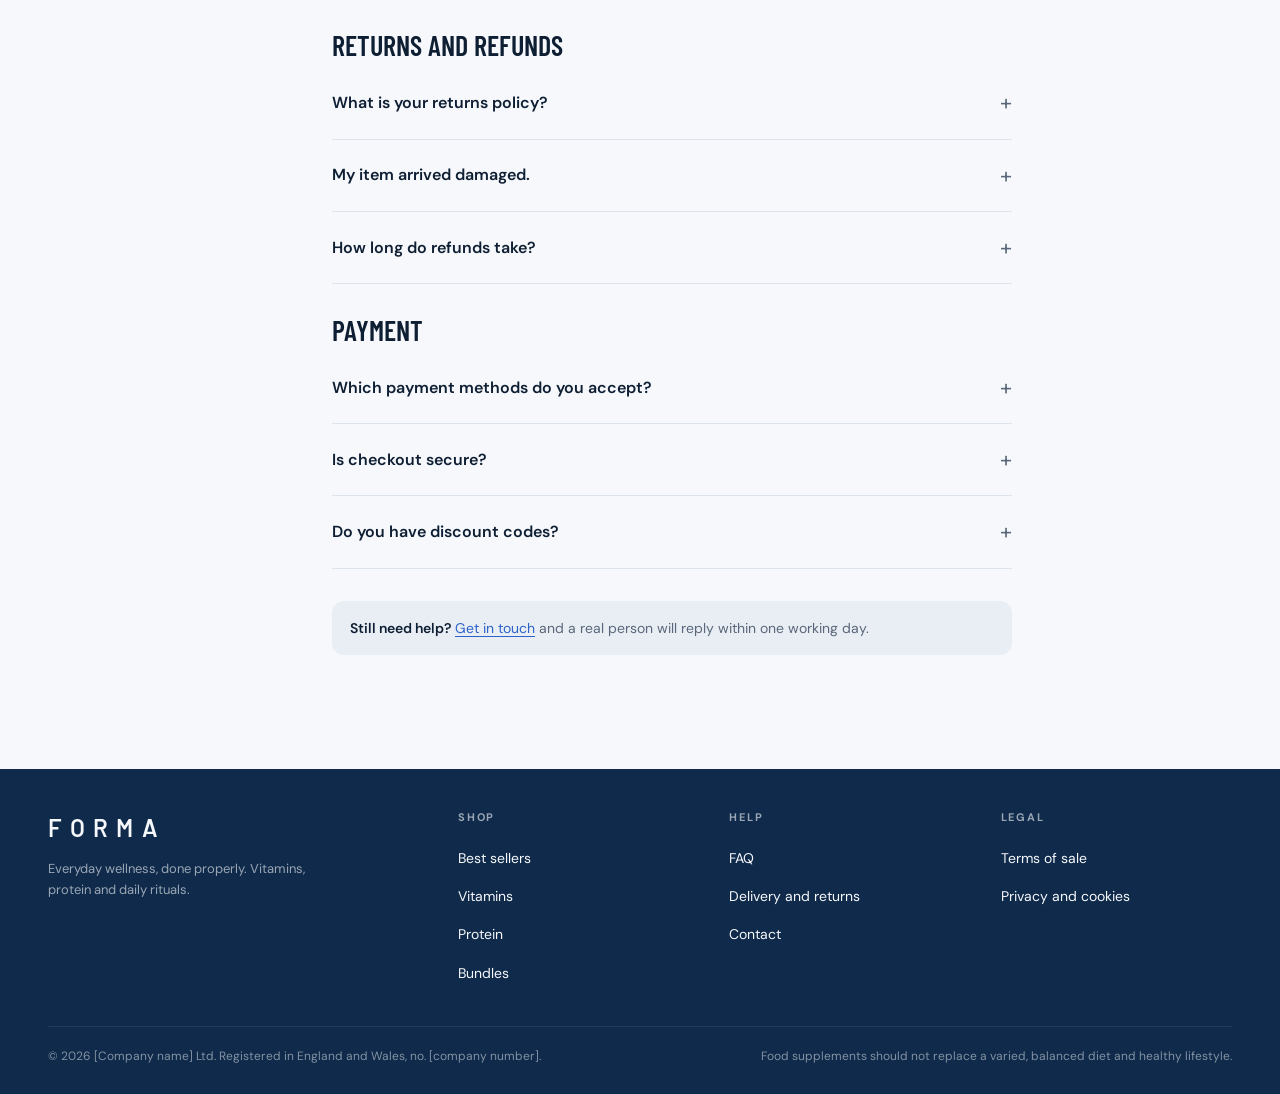
<file: faq.html>
<!doctype html>
<html lang="en-GB">
<head>
<meta charset="utf-8">
<meta name="viewport" content="width=device-width, initial-scale=1, viewport-fit=cover">
<meta name="theme-color" content="#F6F8FB">
<link rel="icon" href="/favicon.ico" sizes="any">
<link rel="icon" href="/favicon.svg" type="image/svg+xml">
<link rel="apple-touch-icon" href="/apple-touch-icon.png">
<title>FAQ | Forma</title>
<meta name="description" content="Answers to common questions about Forma orders, delivery, products and returns.">
<link rel="preconnect" href="https://fonts.googleapis.com"><link rel="stylesheet" href="https://fonts.googleapis.com/css2?family=Barlow+Condensed:wght@500;600&family=Barlow:wght@600&family=DM+Sans:opsz,wght@9..40,400;9..40,500;9..40,600;9..40,700&display=swap">
<link rel="stylesheet" href="/site.css">
</head>
<body>
<div class="announce">Free UK delivery over £40</div>
<header class="hdr"><div class="hdr-in wrap">
  <a class="back" href="/#shop">← Shop</a>
  <a class="logo" href="/">Forma</a>
  <a class="hdr-r" href="/#shop">Bag <span class="bag-n" id="bagN">0</span></a>
</div></header>
<main>
<section class="ph wrap"><span class="label">Help</span><h1>FAQ</h1><p>Quick answers about orders, delivery, products and returns.</p></section>
<div class="doc wrap"><nav class="toc" aria-label="On this page"><a href="#orders">Orders</a><a href="#delivery">Delivery</a><a href="#products">Products</a><a href="#returns">Returns</a><a href="#payment">Payment</a></nav><div class="prose">
<div class="faq-group" id="orders"><h2>Orders</h2>
<details><summary>How do I place an order?</summary><div class="ans"><p>Add products to your bag, tap Checkout, and enter your details. You will get a confirmation email as soon as your order goes through.</p></div></details>
<details><summary>Can I change or cancel my order?</summary><div class="ans"><p>Yes, as long as it has not been dispatched. Email us as soon as possible with your order number. Orders placed before 2pm on a weekday usually leave the same day.</p></div></details>
<details><summary>I have not received a confirmation email.</summary><div class="ans"><p>Check your spam or promotions folder first. If it is not there, email us and we will confirm your order and resend the details.</p></div></details>
<details><summary>Do I need an account?</summary><div class="ans"><p>No. You can check out as a guest using just your email address.</p></div></details>
</div>
<div class="faq-group" id="delivery"><h2>Delivery</h2>
<details><summary>How much is delivery?</summary><div class="ans"><p>Royal Mail Tracked 48 is £3.95, or free on orders over £40. Tracked 24 is £5.95. See <a href="/shipping">Delivery and returns</a> for full details.</p></div></details>
<details><summary>How long will my order take?</summary><div class="ans"><p>Orders placed before 2pm on a weekday are dispatched the same day. Tracked 48 usually arrives in 2 to 3 working days and Tracked 24 in 1 to 2 working days.</p></div></details>
<details><summary>Do you deliver outside the UK?</summary><div class="ans"><p>Not yet. We currently deliver to UK addresses only.</p></div></details>
<details><summary>Is the packaging discreet?</summary><div class="ans"><p>Yes. Orders are sent in plain, recyclable outer packaging.</p></div></details>
</div>
<div class="faq-group" id="products"><h2>Products</h2>
<details><summary>Are your products tested?</summary><div class="ans"><p>Yes. Every batch is tested by an independent laboratory for identity, strength and purity before it is released for sale.</p></div></details>
<details><summary>Where are your products made?</summary><div class="ans"><p>Our products are made in GMP-certified facilities in the UK.</p></div></details>
<details><summary>Are your products vegan?</summary><div class="ans"><p>Many are. Each product page shows whether it is vegan in the details. Products such as whey protein, marine collagen and fish oil are not vegan.</p></div></details>
<details><summary>Can I take more than one product together?</summary><div class="ans"><p>Most of our products are designed to be taken alongside each other, but always read the label and do not exceed the stated daily dose. If you take medication, are pregnant or breastfeeding, or have a medical condition, speak to your doctor or pharmacist before taking food supplements.</p></div></details>
<details><summary>Are your products suitable for children?</summary><div class="ans"><p>No. Unless the label says otherwise, our supplements are intended for adults aged 18 and over.</p></div></details>
<details><summary>How should I store my products?</summary><div class="ans"><p>Keep them in a cool, dry place out of direct sunlight, with the lid closed, and out of the reach of children.</p></div></details>
</div>
<div class="faq-group" id="returns"><h2>Returns and refunds</h2>
<details><summary>What is your returns policy?</summary><div class="ans"><p>You can return unopened, sealed items within 30 days of delivery for a full refund of the item price. See <a href="/shipping#returns">Returns</a>.</p></div></details>
<details><summary>My item arrived damaged.</summary><div class="ans"><p>Sorry about that. Email us within 7 days of delivery with your order number and a photo, and we will send a replacement or refund.</p></div></details>
<details><summary>How long do refunds take?</summary><div class="ans"><p>We process refunds within 14 days of receiving your return. Your bank may take a few extra working days to show it.</p></div></details>
</div>
<div class="faq-group" id="payment"><h2>Payment</h2>
<details><summary>Which payment methods do you accept?</summary><div class="ans"><p>We accept major debit and credit cards. Available options are shown at checkout.</p></div></details>
<details><summary>Is checkout secure?</summary><div class="ans"><p>Yes. Payments are handled by our payment provider over an encrypted connection. We never see or store your full card details.</p></div></details>
<details><summary>Do you have discount codes?</summary><div class="ans"><p>Sign up to the Forma list at the bottom of our homepage and we will send you 10% off your first order.</p></div></details>
</div>
<div class="note"><strong>Still need help?</strong> <a href="/contact">Get in touch</a> and a real person will reply within one working day.</div>
</div></div>
</main>
<footer class="ftr"><div class="wrap">
  <div class="ftr-grid">
    <div><a class="logo" href="/" style="text-decoration:none">Forma</a><p>Everyday wellness, done properly. Vitamins, protein and daily rituals.</p></div>
    <div><h4>Shop</h4><ul><li><a href="/#shop">Best sellers</a></li><li><a href="/#shop">Vitamins</a></li><li><a href="/#shop">Protein</a></li><li><a href="/#shop">Bundles</a></li></ul></div>
    <div><h4>Help</h4><ul><li><a href="/faq">FAQ</a></li><li><a href="/shipping">Delivery and returns</a></li><li><a href="/contact">Contact</a></li></ul></div>
    <div><h4>Legal</h4><ul><li><a href="/terms">Terms of sale</a></li><li><a href="/privacy">Privacy and cookies</a></li></ul></div>
  </div>
  <div class="ftr-bot"><span>© 2026 [Company name] Ltd. Registered in England and Wales, no. [company number].</span><span>Food supplements should not replace a varied, balanced diet and healthy lifestyle.</span></div>
</div></footer>
<script>
try{var _c=JSON.parse(localStorage.getItem('forma_cart')||'{}');var _n=(_c.items||[]).reduce(function(s,i){return s+i.qty},0);var _b=document.getElementById('bagN');if(_b)_b.textContent=_n}catch(e){}
</script>
</body>
</html>
</file>
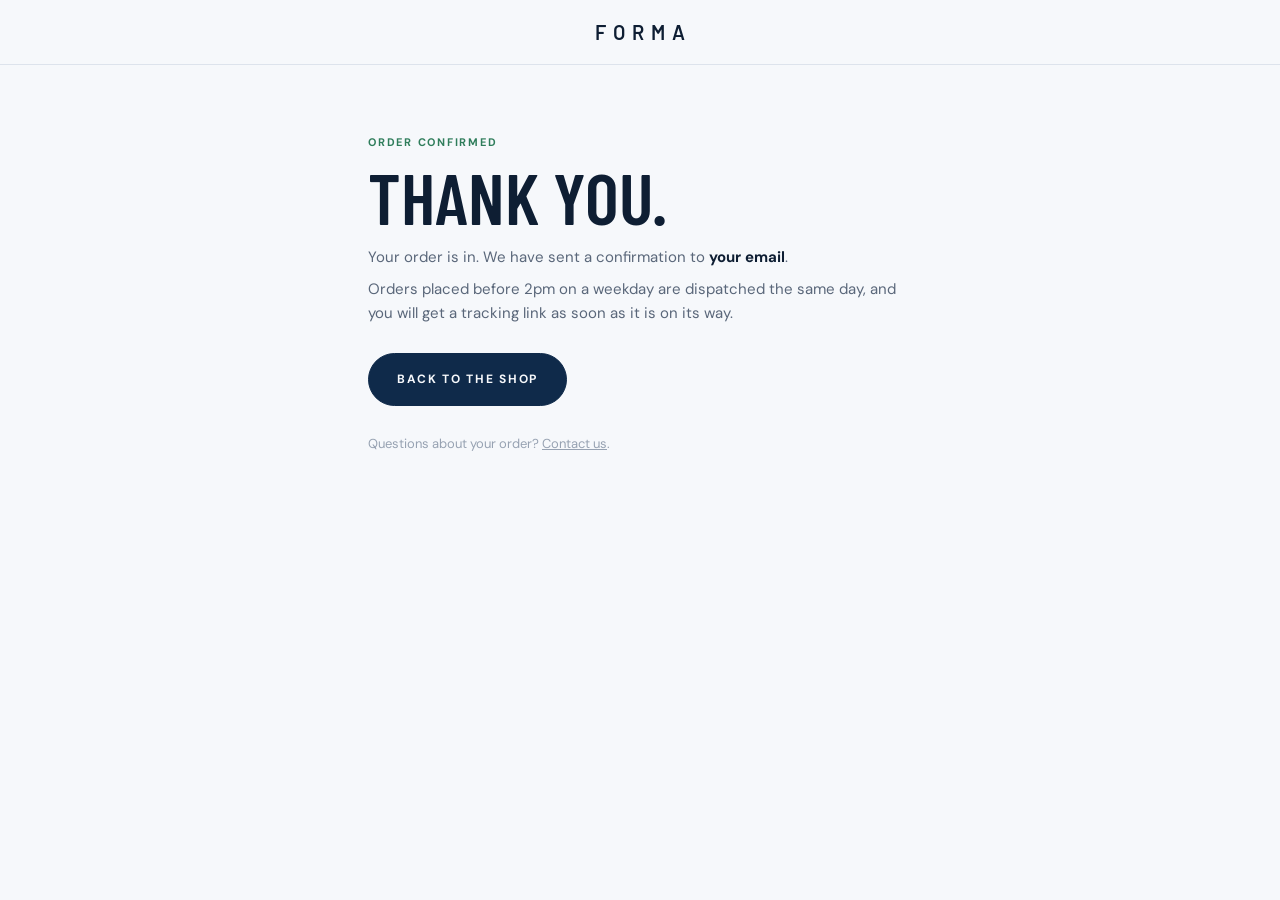
<file: order-confirmed.html>
<!doctype html>
<html lang="en-GB">
<head>
<meta charset="utf-8">
<meta name="viewport" content="width=device-width, initial-scale=1, viewport-fit=cover">
<meta name="theme-color" content="#F6F8FB">
<link rel="icon" href="/favicon.ico" sizes="any">
<link rel="icon" href="/favicon.svg" type="image/svg+xml">
<link rel="apple-touch-icon" href="/apple-touch-icon.png">
<meta name="robots" content="noindex">
<title>Order confirmed | Forma</title>
<link rel="preconnect" href="https://fonts.googleapis.com"><link rel="stylesheet" href="https://fonts.googleapis.com/css2?family=Barlow+Condensed:wght@500;600&family=Barlow:wght@600&family=DM+Sans:opsz,wght@9..40,400;9..40,500;9..40,600;9..40,700&display=swap">
<link rel="stylesheet" href="/site.css">
</head>
<body>
<header class="hdr"><div class="hdr-in wrap"><span></span><a class="logo" href="/">Forma</a><span></span></div></header>
<main class="wrap" style="padding-block:64px 96px;max-width:640px;margin:0 auto">
  <span class="label" style="color:var(--ok)">Order confirmed</span>
  <h1 style="font-family:var(--display);font-weight:600;text-transform:uppercase;font-size:clamp(44px,12vw,72px);line-height:.92;margin:10px 0 16px">Thank you<span id="nm"></span>.</h1>
  <p style="color:var(--mid);margin:0 0 8px">Your order is in. We have sent a confirmation to <strong id="em" style="color:var(--fg)">your email</strong>.</p>
  <p style="color:var(--mid);margin:0 0 28px">Orders placed before 2pm on a weekday are dispatched the same day, and you will get a tracking link as soon as it is on its way.</p>
  <a class="btn btn-dark" href="/">Back to the shop</a>
  <p style="font-size:13px;color:var(--light);margin-top:28px">Questions about your order? <a href="/contact">Contact us</a>.</p>
</main>
<script>
try{var o=JSON.parse(sessionStorage.getItem('forma_order')||'null');if(o){if(o.address&&o.address.first)document.getElementById('nm').textContent=', '+o.address.first;if(o.email)document.getElementById('em').textContent=o.email}
localStorage.removeItem('forma_cart')}catch(e){}
</script>
</body>
</html>
</file>
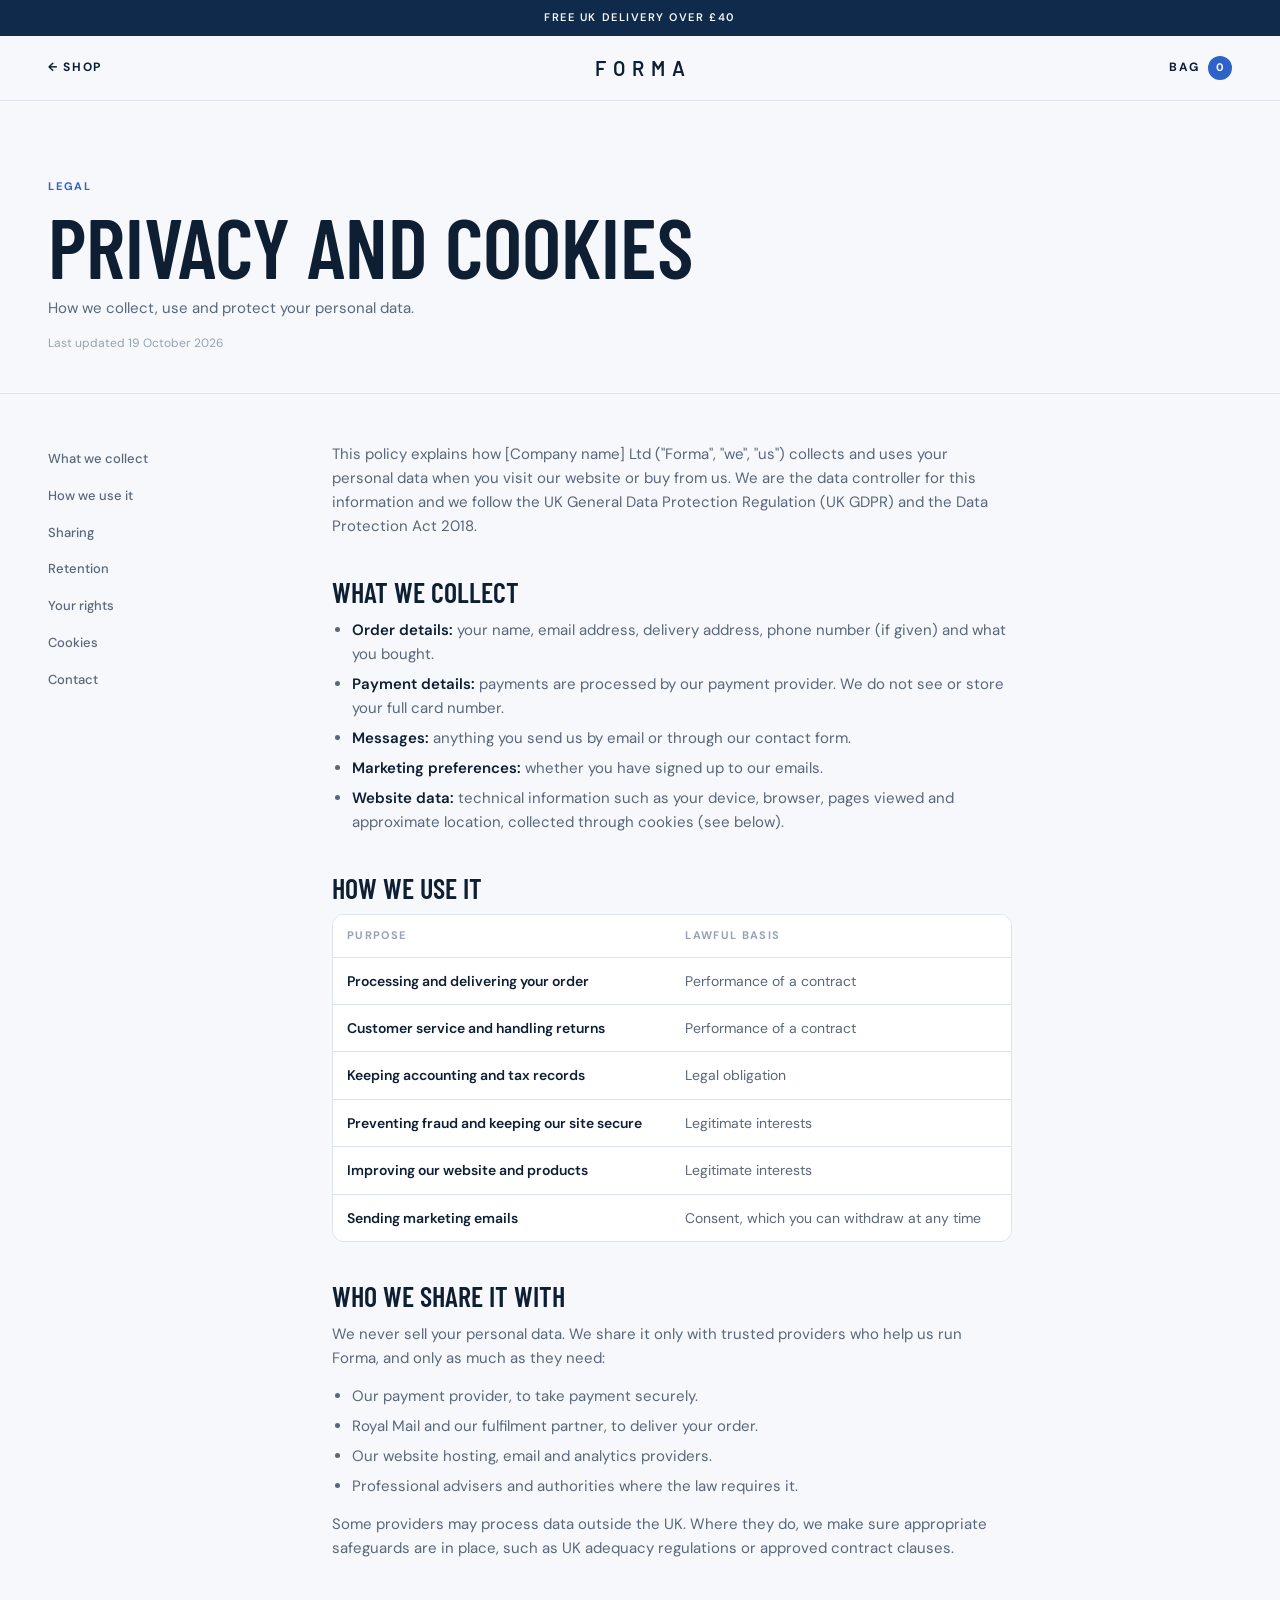
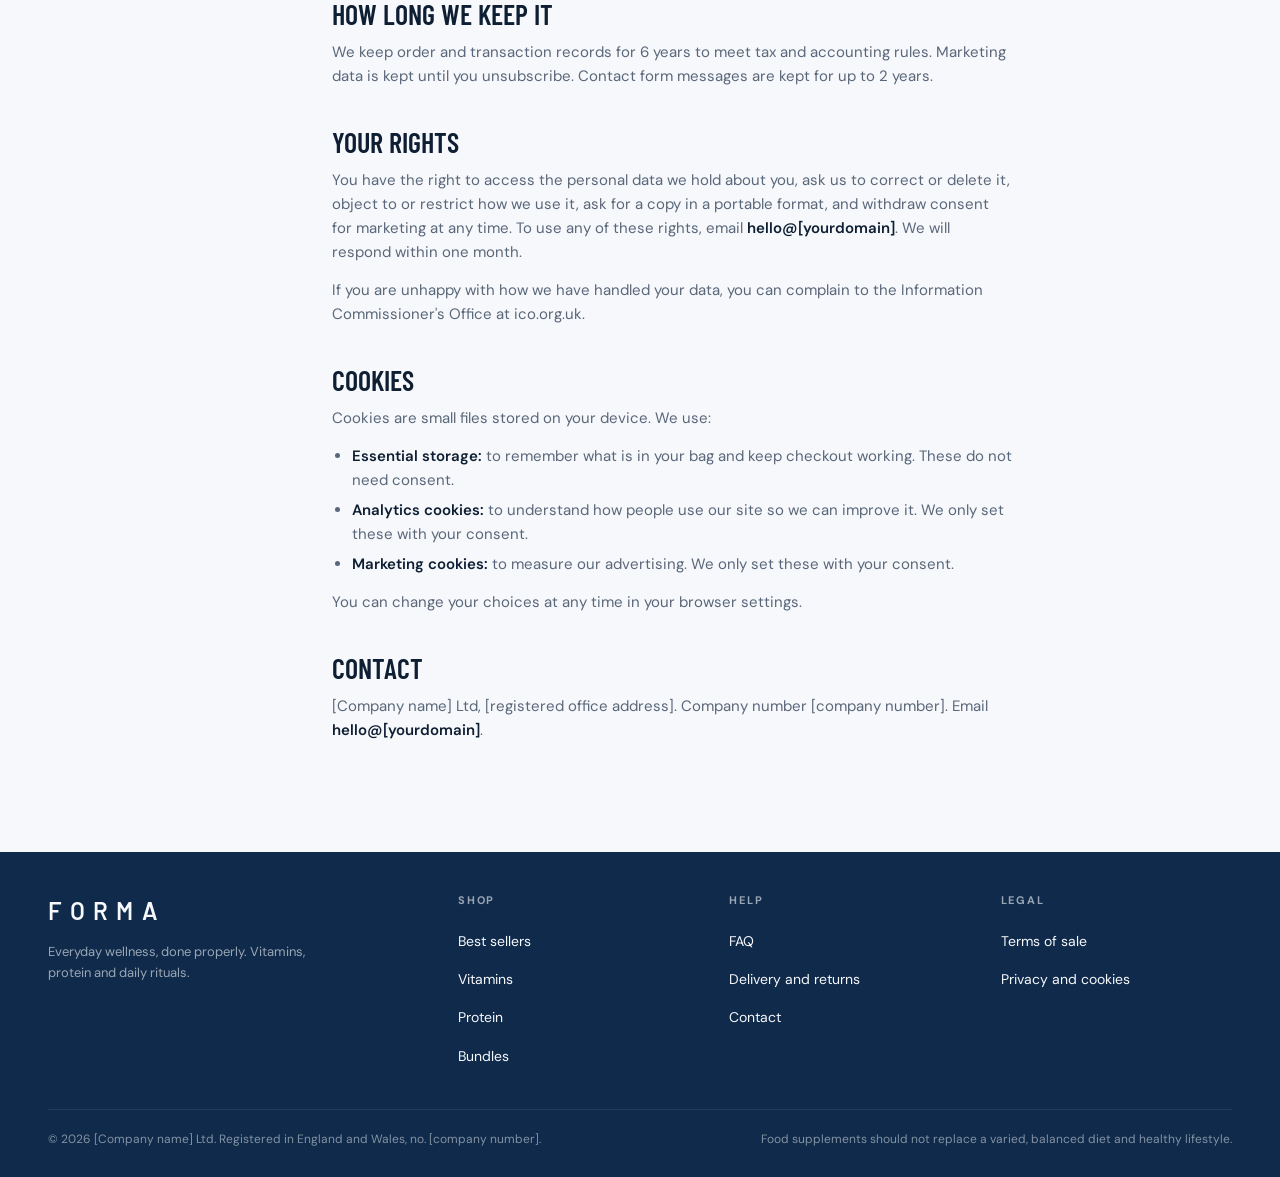
<file: privacy.html>
<!doctype html>
<html lang="en-GB">
<head>
<meta charset="utf-8">
<meta name="viewport" content="width=device-width, initial-scale=1, viewport-fit=cover">
<meta name="theme-color" content="#F6F8FB">
<link rel="icon" href="/favicon.ico" sizes="any">
<link rel="icon" href="/favicon.svg" type="image/svg+xml">
<link rel="apple-touch-icon" href="/apple-touch-icon.png">
<title>Privacy and Cookies | Forma</title>
<meta name="description" content="How Forma collects, uses and protects your personal data.">
<link rel="preconnect" href="https://fonts.googleapis.com"><link rel="stylesheet" href="https://fonts.googleapis.com/css2?family=Barlow+Condensed:wght@500;600&family=Barlow:wght@600&family=DM+Sans:opsz,wght@9..40,400;9..40,500;9..40,600;9..40,700&display=swap">
<link rel="stylesheet" href="/site.css">
</head>
<body>
<div class="announce">Free UK delivery over £40</div>
<header class="hdr"><div class="hdr-in wrap">
  <a class="back" href="/#shop">← Shop</a>
  <a class="logo" href="/">Forma</a>
  <a class="hdr-r" href="/#shop">Bag <span class="bag-n" id="bagN">0</span></a>
</div></header>
<main>
<section class="ph wrap"><span class="label">Legal</span><h1>Privacy and cookies</h1><p>How we collect, use and protect your personal data.</p><div class="updated">Last updated 19 October 2026</div></section>
<div class="doc wrap"><nav class="toc" aria-label="On this page"><a href="#collect">What we collect</a><a href="#use">How we use it</a><a href="#share">Sharing</a><a href="#keep">Retention</a><a href="#rights">Your rights</a><a href="#cookies">Cookies</a><a href="#contact">Contact</a></nav><div class="prose">
<p>This policy explains how [Company name] Ltd ("Forma", "we", "us") collects and uses your personal data when you visit our website or buy from us. We are the data controller for this information and we follow the UK General Data Protection Regulation (UK GDPR) and the Data Protection Act 2018.</p>
<h2 id="collect">What we collect</h2>
<ul>
<li><strong>Order details:</strong> your name, email address, delivery address, phone number (if given) and what you bought.</li>
<li><strong>Payment details:</strong> payments are processed by our payment provider. We do not see or store your full card number.</li>
<li><strong>Messages:</strong> anything you send us by email or through our contact form.</li>
<li><strong>Marketing preferences:</strong> whether you have signed up to our emails.</li>
<li><strong>Website data:</strong> technical information such as your device, browser, pages viewed and approximate location, collected through cookies (see below).</li>
</ul>
<h2 id="use">How we use it</h2>
<div class="table-wrap"><table>
<tr><th>Purpose</th><th>Lawful basis</th></tr>
<tr><td>Processing and delivering your order</td><td>Performance of a contract</td></tr>
<tr><td>Customer service and handling returns</td><td>Performance of a contract</td></tr>
<tr><td>Keeping accounting and tax records</td><td>Legal obligation</td></tr>
<tr><td>Preventing fraud and keeping our site secure</td><td>Legitimate interests</td></tr>
<tr><td>Improving our website and products</td><td>Legitimate interests</td></tr>
<tr><td>Sending marketing emails</td><td>Consent, which you can withdraw at any time</td></tr>
</table></div>
<h2 id="share">Who we share it with</h2>
<p>We never sell your personal data. We share it only with trusted providers who help us run Forma, and only as much as they need:</p>
<ul>
<li>Our payment provider, to take payment securely.</li>
<li>Royal Mail and our fulfilment partner, to deliver your order.</li>
<li>Our website hosting, email and analytics providers.</li>
<li>Professional advisers and authorities where the law requires it.</li>
</ul>
<p>Some providers may process data outside the UK. Where they do, we make sure appropriate safeguards are in place, such as UK adequacy regulations or approved contract clauses.</p>
<h2 id="keep">How long we keep it</h2>
<p>We keep order and transaction records for 6 years to meet tax and accounting rules. Marketing data is kept until you unsubscribe. Contact form messages are kept for up to 2 years.</p>
<h2 id="rights">Your rights</h2>
<p>You have the right to access the personal data we hold about you, ask us to correct or delete it, object to or restrict how we use it, ask for a copy in a portable format, and withdraw consent for marketing at any time. To use any of these rights, email <strong>hello@[yourdomain]</strong>. We will respond within one month.</p>
<p>If you are unhappy with how we have handled your data, you can complain to the Information Commissioner's Office at ico.org.uk.</p>
<h2 id="cookies">Cookies</h2>
<p>Cookies are small files stored on your device. We use:</p>
<ul>
<li><strong>Essential storage:</strong> to remember what is in your bag and keep checkout working. These do not need consent.</li>
<li><strong>Analytics cookies:</strong> to understand how people use our site so we can improve it. We only set these with your consent.</li>
<li><strong>Marketing cookies:</strong> to measure our advertising. We only set these with your consent.</li>
</ul>
<p>You can change your choices at any time in your browser settings.</p>
<h2 id="contact">Contact</h2>
<p>[Company name] Ltd, [registered office address]. Company number [company number]. Email <strong>hello@[yourdomain]</strong>.</p>
</div></div>
</main>
<footer class="ftr"><div class="wrap">
  <div class="ftr-grid">
    <div><a class="logo" href="/" style="text-decoration:none">Forma</a><p>Everyday wellness, done properly. Vitamins, protein and daily rituals.</p></div>
    <div><h4>Shop</h4><ul><li><a href="/#shop">Best sellers</a></li><li><a href="/#shop">Vitamins</a></li><li><a href="/#shop">Protein</a></li><li><a href="/#shop">Bundles</a></li></ul></div>
    <div><h4>Help</h4><ul><li><a href="/faq">FAQ</a></li><li><a href="/shipping">Delivery and returns</a></li><li><a href="/contact">Contact</a></li></ul></div>
    <div><h4>Legal</h4><ul><li><a href="/terms">Terms of sale</a></li><li><a href="/privacy">Privacy and cookies</a></li></ul></div>
  </div>
  <div class="ftr-bot"><span>© 2026 [Company name] Ltd. Registered in England and Wales, no. [company number].</span><span>Food supplements should not replace a varied, balanced diet and healthy lifestyle.</span></div>
</div></footer>
<script>
try{var _c=JSON.parse(localStorage.getItem('forma_cart')||'{}');var _n=(_c.items||[]).reduce(function(s,i){return s+i.qty},0);var _b=document.getElementById('bagN');if(_b)_b.textContent=_n}catch(e){}
</script>
</body>
</html>
</file>
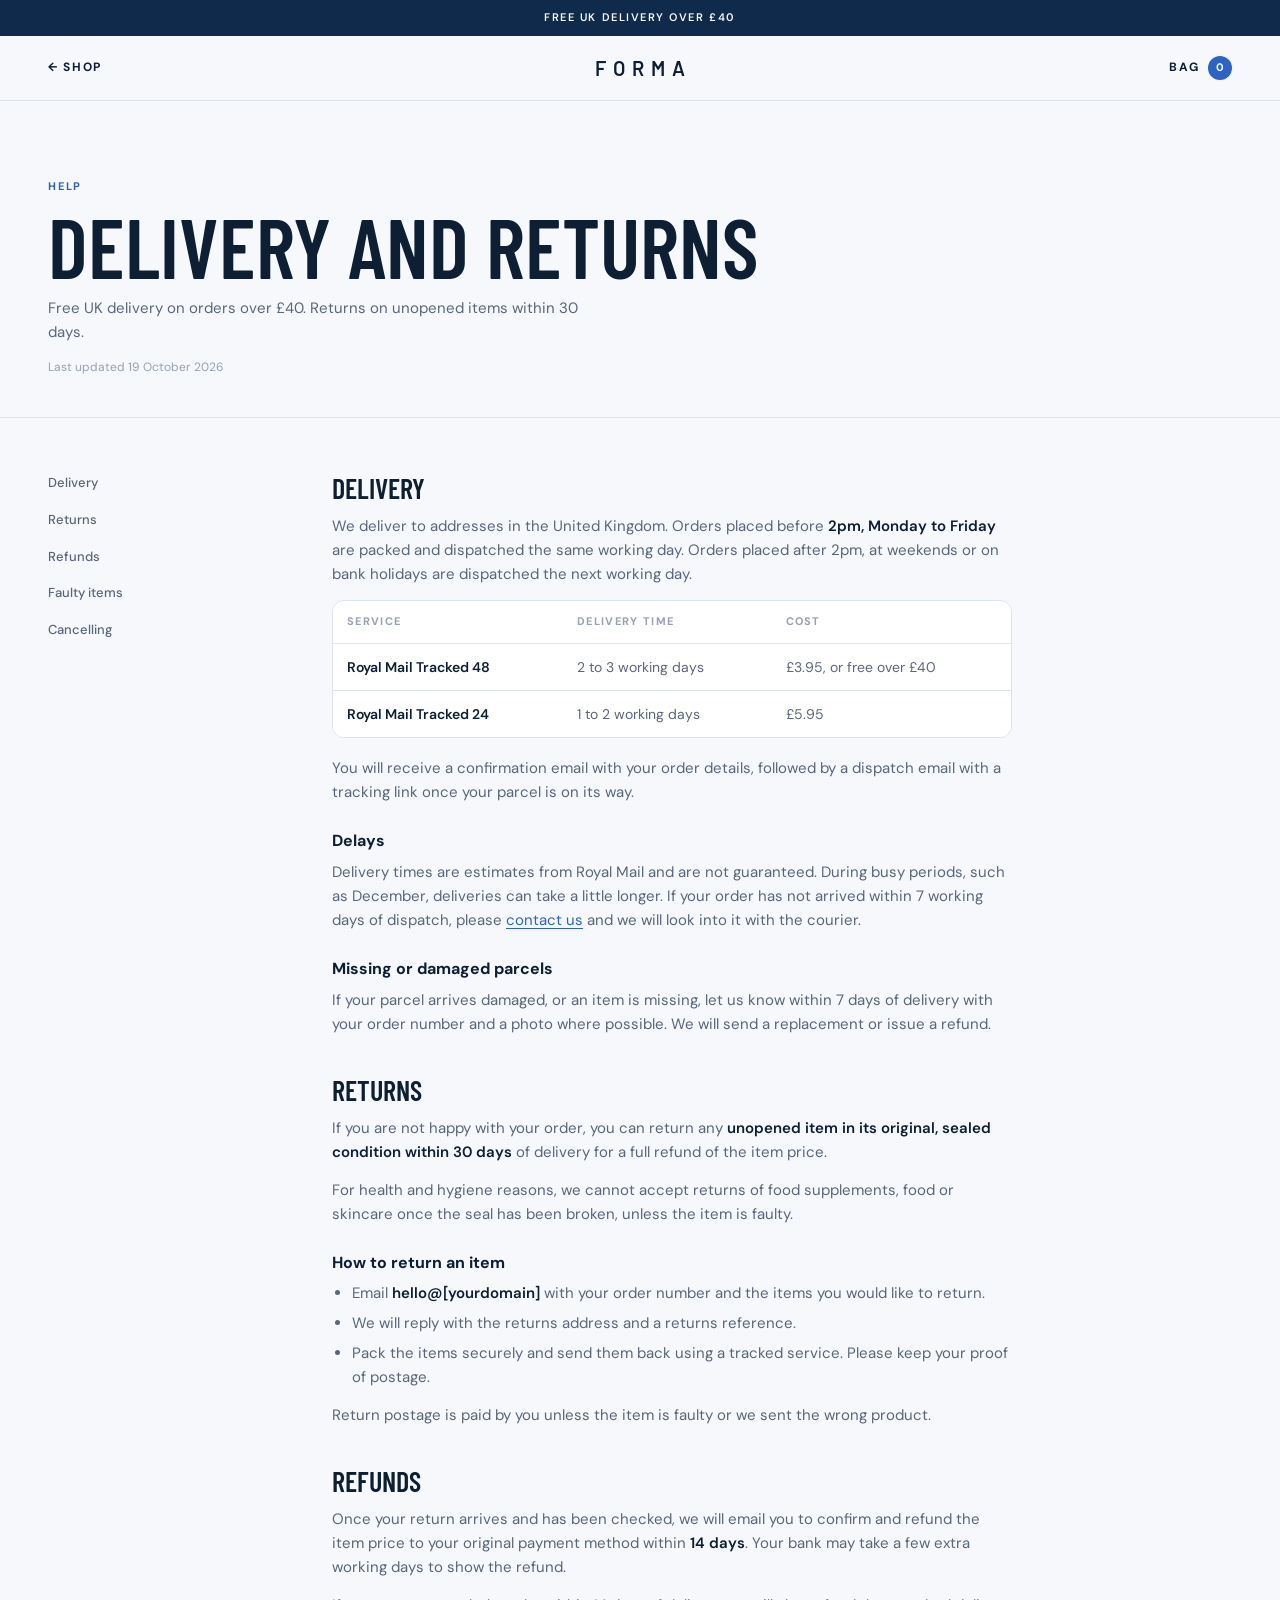
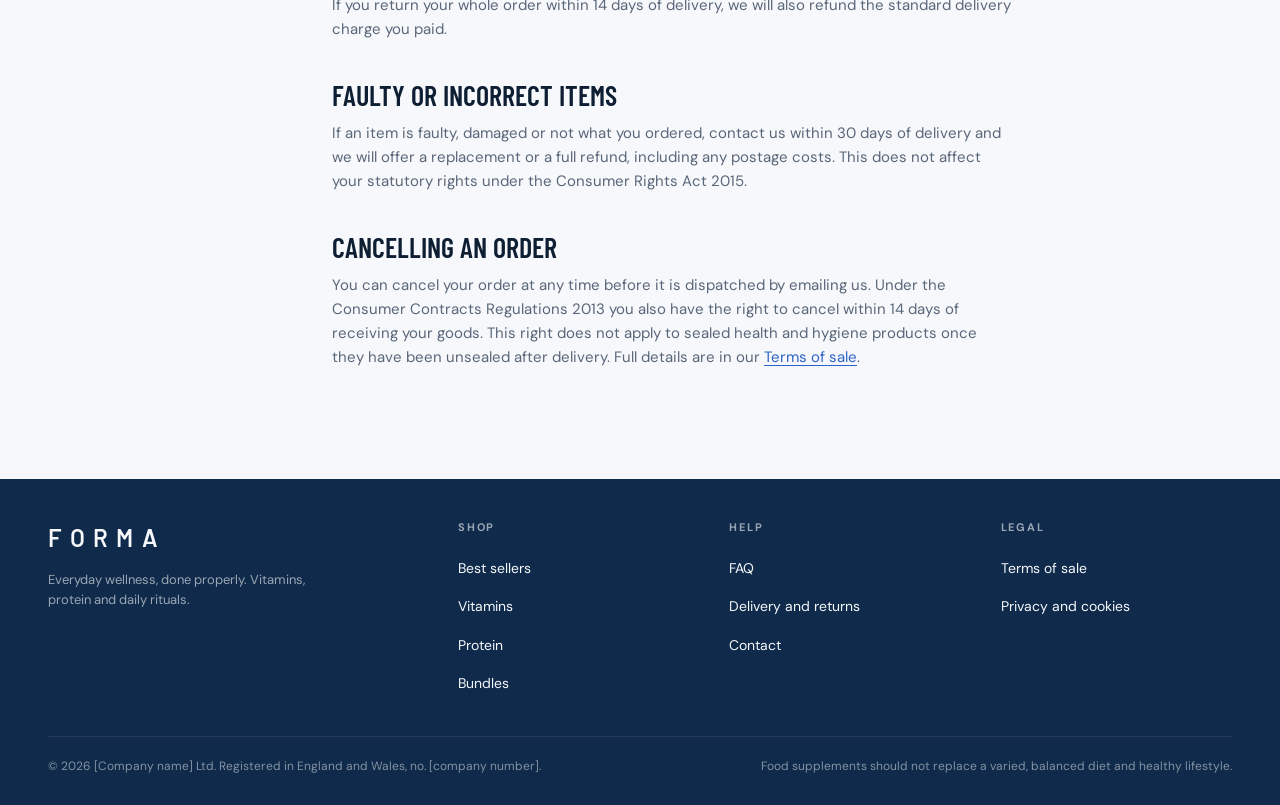
<file: shipping.html>
<!doctype html>
<html lang="en-GB">
<head>
<meta charset="utf-8">
<meta name="viewport" content="width=device-width, initial-scale=1, viewport-fit=cover">
<meta name="theme-color" content="#F6F8FB">
<link rel="icon" href="/favicon.ico" sizes="any">
<link rel="icon" href="/favicon.svg" type="image/svg+xml">
<link rel="apple-touch-icon" href="/apple-touch-icon.png">
<title>Delivery and Returns | Forma</title>
<meta name="description" content="Delivery options, costs, returns and refunds for Forma orders.">
<link rel="preconnect" href="https://fonts.googleapis.com"><link rel="stylesheet" href="https://fonts.googleapis.com/css2?family=Barlow+Condensed:wght@500;600&family=Barlow:wght@600&family=DM+Sans:opsz,wght@9..40,400;9..40,500;9..40,600;9..40,700&display=swap">
<link rel="stylesheet" href="/site.css">
</head>
<body>
<div class="announce">Free UK delivery over £40</div>
<header class="hdr"><div class="hdr-in wrap">
  <a class="back" href="/#shop">← Shop</a>
  <a class="logo" href="/">Forma</a>
  <a class="hdr-r" href="/#shop">Bag <span class="bag-n" id="bagN">0</span></a>
</div></header>
<main>
<section class="ph wrap"><span class="label">Help</span><h1>Delivery and returns</h1><p>Free UK delivery on orders over £40. Returns on unopened items within 30 days.</p><div class="updated">Last updated 19 October 2026</div></section>
<div class="doc wrap"><nav class="toc" aria-label="On this page"><a href="#delivery">Delivery</a><a href="#returns">Returns</a><a href="#refunds">Refunds</a><a href="#faulty">Faulty items</a><a href="#cancel">Cancelling</a></nav><div class="prose">
<h2 id="delivery">Delivery</h2>
<p>We deliver to addresses in the United Kingdom. Orders placed before <strong>2pm, Monday to Friday</strong> are packed and dispatched the same working day. Orders placed after 2pm, at weekends or on bank holidays are dispatched the next working day.</p>
<div class="table-wrap"><table>
<tr><th>Service</th><th>Delivery time</th><th>Cost</th></tr>
<tr><td>Royal Mail Tracked 48</td><td>2 to 3 working days</td><td class="num">£3.95, or free over £40</td></tr>
<tr><td>Royal Mail Tracked 24</td><td>1 to 2 working days</td><td class="num">£5.95</td></tr>
</table></div>
<p>You will receive a confirmation email with your order details, followed by a dispatch email with a tracking link once your parcel is on its way.</p>
<h3>Delays</h3>
<p>Delivery times are estimates from Royal Mail and are not guaranteed. During busy periods, such as December, deliveries can take a little longer. If your order has not arrived within 7 working days of dispatch, please <a href="/contact">contact us</a> and we will look into it with the courier.</p>
<h3>Missing or damaged parcels</h3>
<p>If your parcel arrives damaged, or an item is missing, let us know within 7 days of delivery with your order number and a photo where possible. We will send a replacement or issue a refund.</p>

<h2 id="returns">Returns</h2>
<p>If you are not happy with your order, you can return any <strong>unopened item in its original, sealed condition within 30 days</strong> of delivery for a full refund of the item price.</p>
<p>For health and hygiene reasons, we cannot accept returns of food supplements, food or skincare once the seal has been broken, unless the item is faulty.</p>
<h3>How to return an item</h3>
<ul>
<li>Email <strong>hello@[yourdomain]</strong> with your order number and the items you would like to return.</li>
<li>We will reply with the returns address and a returns reference.</li>
<li>Pack the items securely and send them back using a tracked service. Please keep your proof of postage.</li>
</ul>
<p>Return postage is paid by you unless the item is faulty or we sent the wrong product.</p>

<h2 id="refunds">Refunds</h2>
<p>Once your return arrives and has been checked, we will email you to confirm and refund the item price to your original payment method within <strong>14 days</strong>. Your bank may take a few extra working days to show the refund.</p>
<p>If you return your whole order within 14 days of delivery, we will also refund the standard delivery charge you paid.</p>

<h2 id="faulty">Faulty or incorrect items</h2>
<p>If an item is faulty, damaged or not what you ordered, contact us within 30 days of delivery and we will offer a replacement or a full refund, including any postage costs. This does not affect your statutory rights under the Consumer Rights Act 2015.</p>

<h2 id="cancel">Cancelling an order</h2>
<p>You can cancel your order at any time before it is dispatched by emailing us. Under the Consumer Contracts Regulations 2013 you also have the right to cancel within 14 days of receiving your goods. This right does not apply to sealed health and hygiene products once they have been unsealed after delivery. Full details are in our <a href="/terms">Terms of sale</a>.</p>
</div></div>
</main>
<footer class="ftr"><div class="wrap">
  <div class="ftr-grid">
    <div><a class="logo" href="/" style="text-decoration:none">Forma</a><p>Everyday wellness, done properly. Vitamins, protein and daily rituals.</p></div>
    <div><h4>Shop</h4><ul><li><a href="/#shop">Best sellers</a></li><li><a href="/#shop">Vitamins</a></li><li><a href="/#shop">Protein</a></li><li><a href="/#shop">Bundles</a></li></ul></div>
    <div><h4>Help</h4><ul><li><a href="/faq">FAQ</a></li><li><a href="/shipping">Delivery and returns</a></li><li><a href="/contact">Contact</a></li></ul></div>
    <div><h4>Legal</h4><ul><li><a href="/terms">Terms of sale</a></li><li><a href="/privacy">Privacy and cookies</a></li></ul></div>
  </div>
  <div class="ftr-bot"><span>© 2026 [Company name] Ltd. Registered in England and Wales, no. [company number].</span><span>Food supplements should not replace a varied, balanced diet and healthy lifestyle.</span></div>
</div></footer>
<script>
try{var _c=JSON.parse(localStorage.getItem('forma_cart')||'{}');var _n=(_c.items||[]).reduce(function(s,i){return s+i.qty},0);var _b=document.getElementById('bagN');if(_b)_b.textContent=_n}catch(e){}
</script>
</body>
</html>
</file>
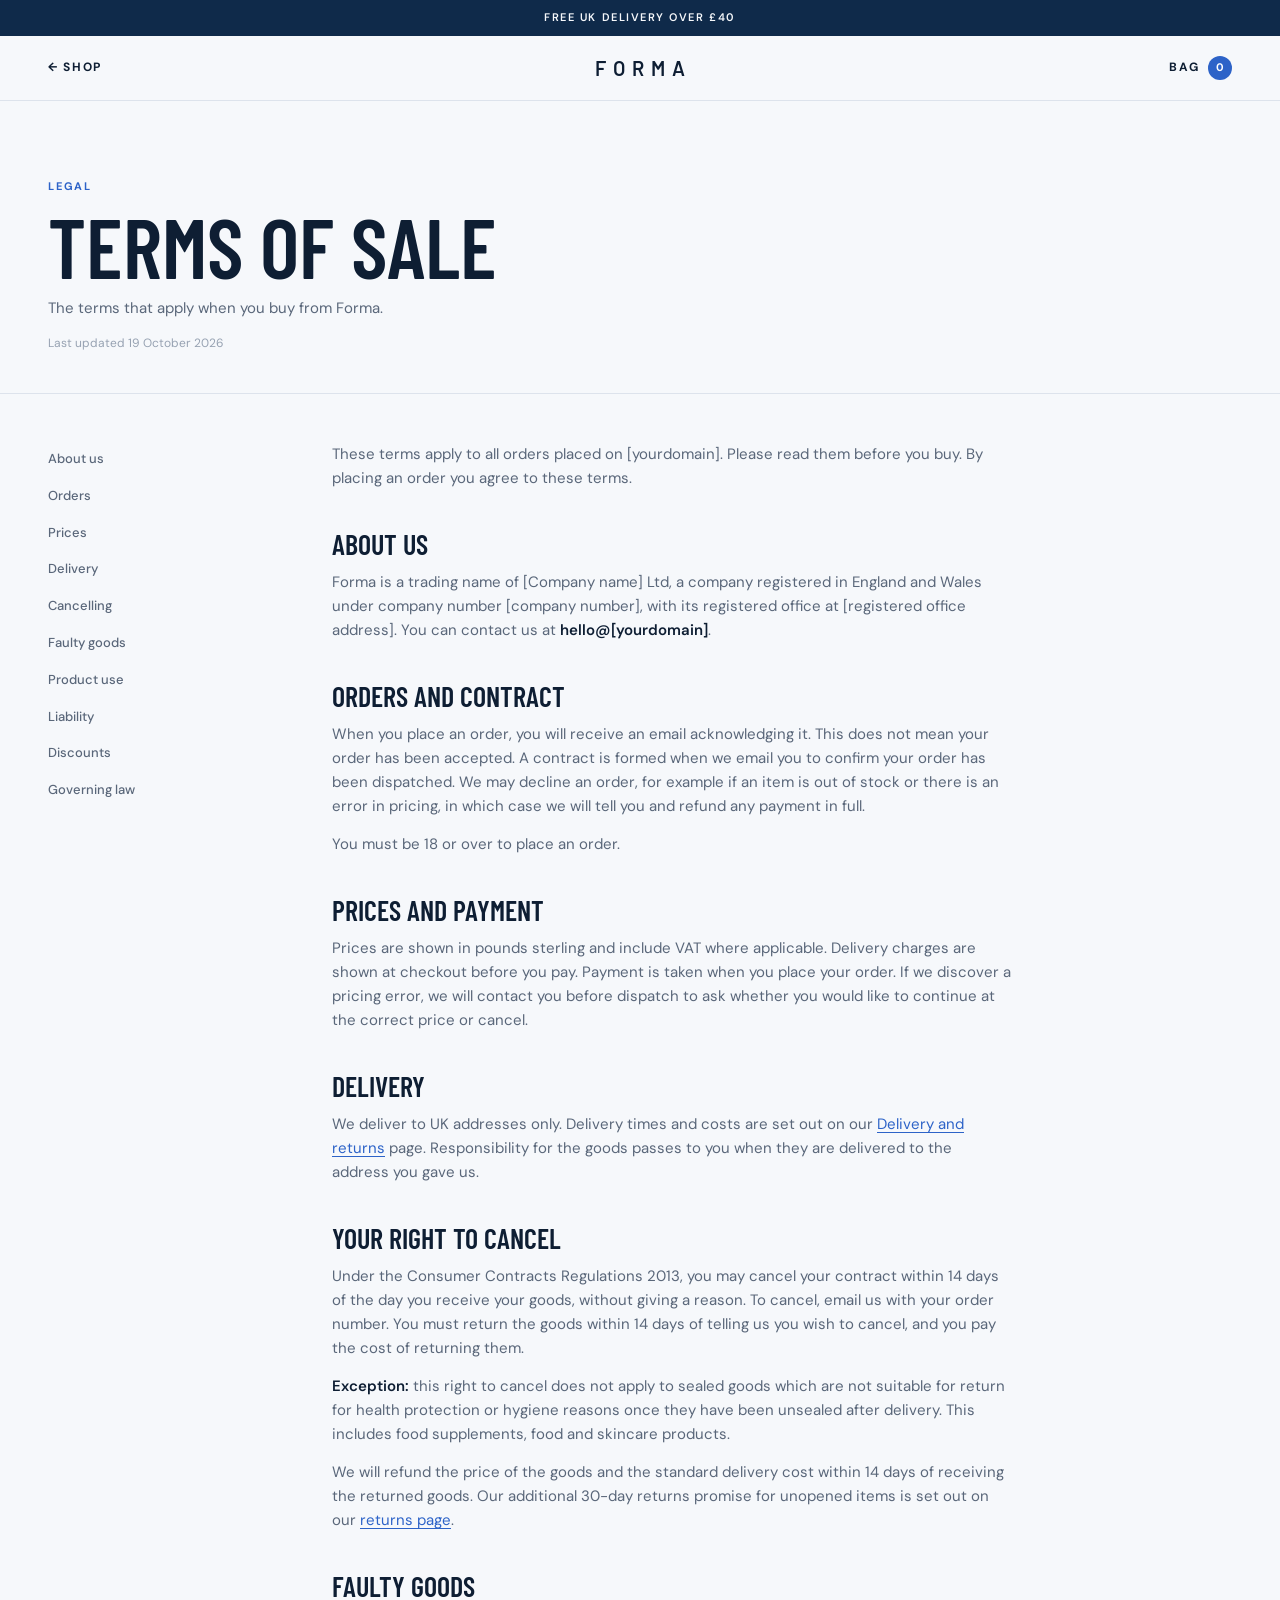
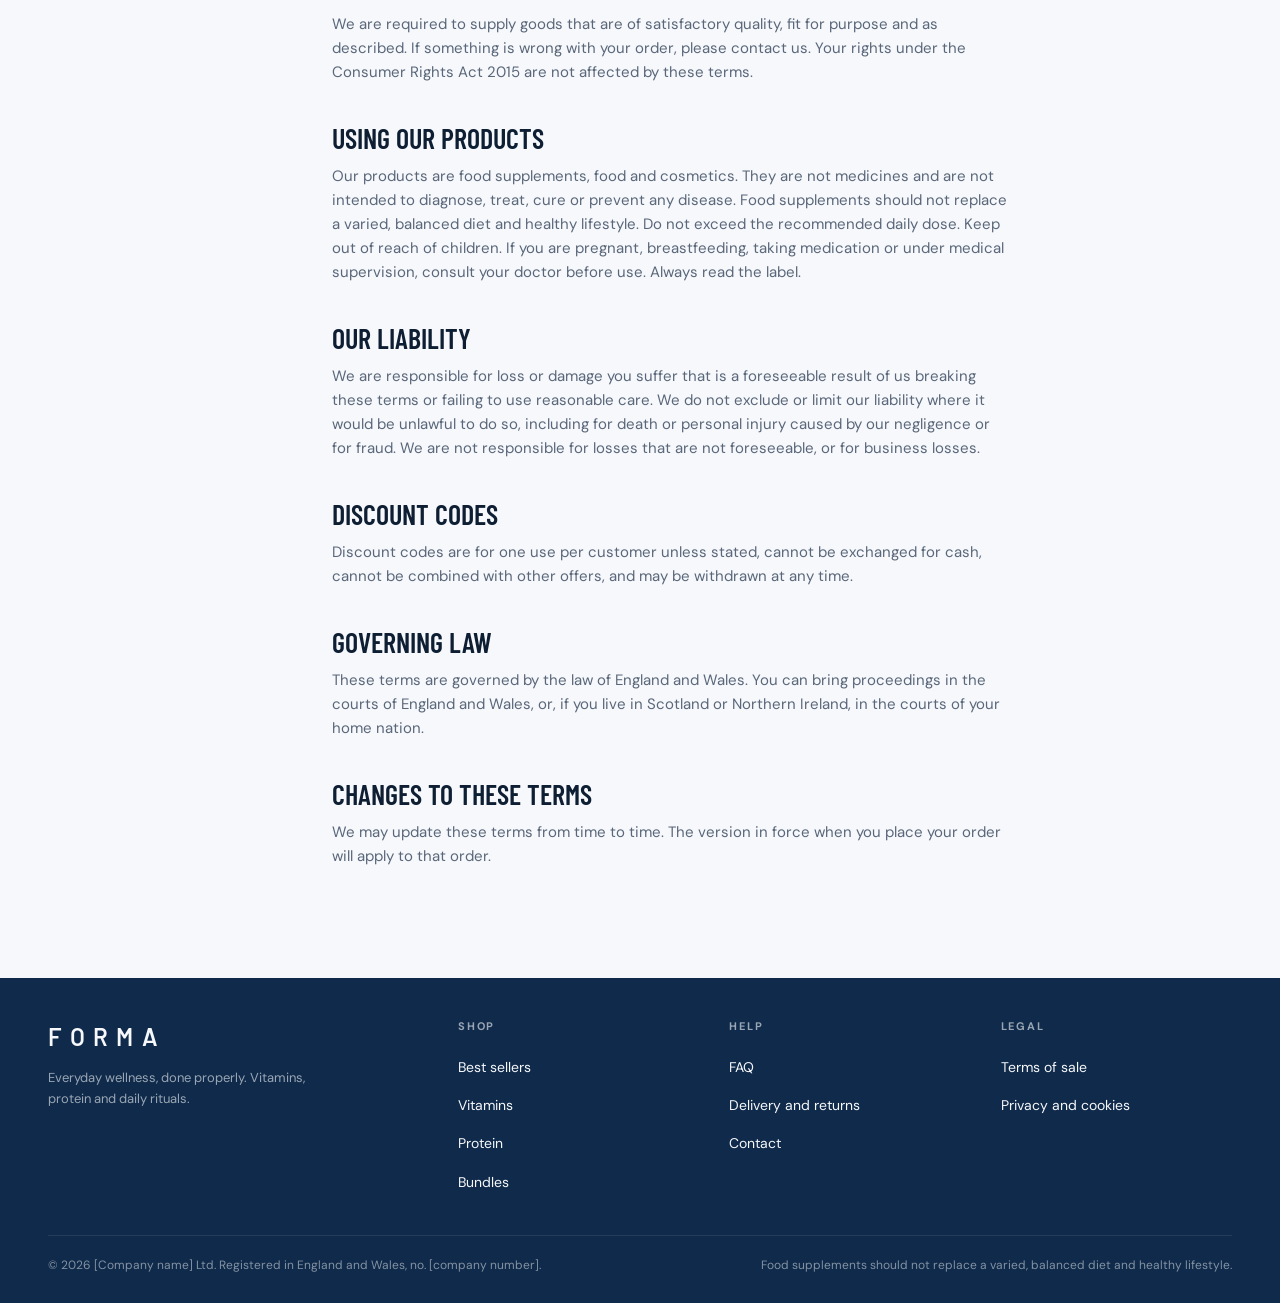
<file: terms.html>
<!doctype html>
<html lang="en-GB">
<head>
<meta charset="utf-8">
<meta name="viewport" content="width=device-width, initial-scale=1, viewport-fit=cover">
<meta name="theme-color" content="#F6F8FB">
<link rel="icon" href="/favicon.ico" sizes="any">
<link rel="icon" href="/favicon.svg" type="image/svg+xml">
<link rel="apple-touch-icon" href="/apple-touch-icon.png">
<title>Terms of Sale | Forma</title>
<meta name="description" content="The terms that apply when you buy from Forma.">
<link rel="preconnect" href="https://fonts.googleapis.com"><link rel="stylesheet" href="https://fonts.googleapis.com/css2?family=Barlow+Condensed:wght@500;600&family=Barlow:wght@600&family=DM+Sans:opsz,wght@9..40,400;9..40,500;9..40,600;9..40,700&display=swap">
<link rel="stylesheet" href="/site.css">
</head>
<body>
<div class="announce">Free UK delivery over £40</div>
<header class="hdr"><div class="hdr-in wrap">
  <a class="back" href="/#shop">← Shop</a>
  <a class="logo" href="/">Forma</a>
  <a class="hdr-r" href="/#shop">Bag <span class="bag-n" id="bagN">0</span></a>
</div></header>
<main>
<section class="ph wrap"><span class="label">Legal</span><h1>Terms of sale</h1><p>The terms that apply when you buy from Forma.</p><div class="updated">Last updated 19 October 2026</div></section>
<div class="doc wrap"><nav class="toc" aria-label="On this page"><a href="#about">About us</a><a href="#orders">Orders</a><a href="#prices">Prices</a><a href="#delivery">Delivery</a><a href="#cancel">Cancelling</a><a href="#faulty">Faulty goods</a><a href="#use">Product use</a><a href="#liability">Liability</a><a href="#discounts">Discounts</a><a href="#law">Governing law</a></nav><div class="prose">
<p>These terms apply to all orders placed on [yourdomain]. Please read them before you buy. By placing an order you agree to these terms.</p>
<h2 id="about">About us</h2>
<p>Forma is a trading name of [Company name] Ltd, a company registered in England and Wales under company number [company number], with its registered office at [registered office address]. You can contact us at <strong>hello@[yourdomain]</strong>.</p>
<h2 id="orders">Orders and contract</h2>
<p>When you place an order, you will receive an email acknowledging it. This does not mean your order has been accepted. A contract is formed when we email you to confirm your order has been dispatched. We may decline an order, for example if an item is out of stock or there is an error in pricing, in which case we will tell you and refund any payment in full.</p>
<p>You must be 18 or over to place an order.</p>
<h2 id="prices">Prices and payment</h2>
<p>Prices are shown in pounds sterling and include VAT where applicable. Delivery charges are shown at checkout before you pay. Payment is taken when you place your order. If we discover a pricing error, we will contact you before dispatch to ask whether you would like to continue at the correct price or cancel.</p>
<h2 id="delivery">Delivery</h2>
<p>We deliver to UK addresses only. Delivery times and costs are set out on our <a href="/shipping">Delivery and returns</a> page. Responsibility for the goods passes to you when they are delivered to the address you gave us.</p>
<h2 id="cancel">Your right to cancel</h2>
<p>Under the Consumer Contracts Regulations 2013, you may cancel your contract within 14 days of the day you receive your goods, without giving a reason. To cancel, email us with your order number. You must return the goods within 14 days of telling us you wish to cancel, and you pay the cost of returning them.</p>
<p><strong>Exception:</strong> this right to cancel does not apply to sealed goods which are not suitable for return for health protection or hygiene reasons once they have been unsealed after delivery. This includes food supplements, food and skincare products.</p>
<p>We will refund the price of the goods and the standard delivery cost within 14 days of receiving the returned goods. Our additional 30-day returns promise for unopened items is set out on our <a href="/shipping#returns">returns page</a>.</p>
<h2 id="faulty">Faulty goods</h2>
<p>We are required to supply goods that are of satisfactory quality, fit for purpose and as described. If something is wrong with your order, please contact us. Your rights under the Consumer Rights Act 2015 are not affected by these terms.</p>
<h2 id="use">Using our products</h2>
<p>Our products are food supplements, food and cosmetics. They are not medicines and are not intended to diagnose, treat, cure or prevent any disease. Food supplements should not replace a varied, balanced diet and healthy lifestyle. Do not exceed the recommended daily dose. Keep out of reach of children. If you are pregnant, breastfeeding, taking medication or under medical supervision, consult your doctor before use. Always read the label.</p>
<h2 id="liability">Our liability</h2>
<p>We are responsible for loss or damage you suffer that is a foreseeable result of us breaking these terms or failing to use reasonable care. We do not exclude or limit our liability where it would be unlawful to do so, including for death or personal injury caused by our negligence or for fraud. We are not responsible for losses that are not foreseeable, or for business losses.</p>
<h2 id="discounts">Discount codes</h2>
<p>Discount codes are for one use per customer unless stated, cannot be exchanged for cash, cannot be combined with other offers, and may be withdrawn at any time.</p>
<h2 id="law">Governing law</h2>
<p>These terms are governed by the law of England and Wales. You can bring proceedings in the courts of England and Wales, or, if you live in Scotland or Northern Ireland, in the courts of your home nation.</p>
<h2 id="changes">Changes to these terms</h2>
<p>We may update these terms from time to time. The version in force when you place your order will apply to that order.</p>
</div></div>
</main>
<footer class="ftr"><div class="wrap">
  <div class="ftr-grid">
    <div><a class="logo" href="/" style="text-decoration:none">Forma</a><p>Everyday wellness, done properly. Vitamins, protein and daily rituals.</p></div>
    <div><h4>Shop</h4><ul><li><a href="/#shop">Best sellers</a></li><li><a href="/#shop">Vitamins</a></li><li><a href="/#shop">Protein</a></li><li><a href="/#shop">Bundles</a></li></ul></div>
    <div><h4>Help</h4><ul><li><a href="/faq">FAQ</a></li><li><a href="/shipping">Delivery and returns</a></li><li><a href="/contact">Contact</a></li></ul></div>
    <div><h4>Legal</h4><ul><li><a href="/terms">Terms of sale</a></li><li><a href="/privacy">Privacy and cookies</a></li></ul></div>
  </div>
  <div class="ftr-bot"><span>© 2026 [Company name] Ltd. Registered in England and Wales, no. [company number].</span><span>Food supplements should not replace a varied, balanced diet and healthy lifestyle.</span></div>
</div></footer>
<script>
try{var _c=JSON.parse(localStorage.getItem('forma_cart')||'{}');var _n=(_c.items||[]).reduce(function(s,i){return s+i.qty},0);var _b=document.getElementById('bagN');if(_b)_b.textContent=_n}catch(e){}
</script>
</body>
</html>
</file>
<file: site.css>
/* Forma shared styles for support pages and checkout. Mobile first. */
:root{
  --bg:#F6F8FB;--bg2:#E9EEF5;--card:#FFFFFF;--fg:#0E1E33;--mid:#5A677A;--light:#97A2B2;--border:#DDE3EC;
  --accent:#2D63C8;--ink:#0F2A4A;--on-ink:#F6F8FB;--ok:#2F7D5B;--err:#B3412F;
  --display:'Barlow Condensed','Arial Narrow',sans-serif;--body:'DM Sans',system-ui,sans-serif;--logo:'Barlow',system-ui,sans-serif;
}
@media (prefers-color-scheme:dark){:root:not([data-theme="light"]){--bg:#0B1524;--bg2:#111E31;--card:#0F1A2B;--fg:#EEF2F8;--mid:#9AA7BA;--light:#5C6A80;--border:#1E2C42;--accent:#6B9BF0;--ink:#DCE7F5;--on-ink:#0B1524;--ok:#5FBF92;--err:#E07A66;color-scheme:dark}}
:root[data-theme="dark"]{--bg:#0B1524;--bg2:#111E31;--card:#0F1A2B;--fg:#EEF2F8;--mid:#9AA7BA;--light:#5C6A80;--border:#1E2C42;--accent:#6B9BF0;--ink:#DCE7F5;--on-ink:#0B1524;--ok:#5FBF92;--err:#E07A66;color-scheme:dark}

*,*::before,*::after{box-sizing:border-box}
html{-webkit-text-size-adjust:100%}
body{margin:0;background:var(--bg);color:var(--fg);font-family:var(--body);font-size:15px;line-height:1.6;padding-bottom:env(safe-area-inset-bottom,0px)}
img{max-width:100%}
a{color:inherit}
button,a{-webkit-tap-highlight-color:transparent}
button{font-family:inherit;color:inherit}
[hidden]{display:none!important}
.wrap{padding-inline:clamp(16px,4vw,48px)}
.label{font-size:11px;font-weight:700;letter-spacing:.16em;text-transform:uppercase}

/* announce + header */
.announce{background:var(--ink);color:var(--on-ink);text-align:center;padding:9px 16px;font-size:11px;font-weight:600;letter-spacing:.14em;text-transform:uppercase}
.hdr{position:sticky;top:env(safe-area-inset-top,0px);z-index:100;background:color-mix(in srgb,var(--bg) 94%,transparent);backdrop-filter:blur(10px);border-bottom:1px solid var(--border)}
.hdr-in{display:grid;grid-template-columns:1fr auto 1fr;align-items:center;height:56px}
.hdr a{text-decoration:none}
.back{font-size:12px;font-weight:700;letter-spacing:.14em;text-transform:uppercase;display:inline-flex;align-items:center;gap:6px;min-height:44px}
.logo{font-family:var(--logo);font-weight:600;letter-spacing:.34em;margin-right:-.34em;text-transform:uppercase;font-size:20px;color:var(--fg)}
.hdr-r{justify-self:end;display:flex;align-items:center;gap:8px;font-size:12px;font-weight:700;letter-spacing:.14em;text-transform:uppercase;min-height:44px}
.lock{display:inline-flex;align-items:center;gap:6px;color:var(--mid)}
.bag-n{display:inline-grid;place-items:center;min-width:24px;height:24px;border-radius:99px;background:var(--accent);color:#fff;font-size:11px;letter-spacing:0}

/* page head */
.ph{padding-block:40px 24px;border-bottom:1px solid var(--border)}
.ph .label{color:var(--accent)}
.ph h1{font-family:var(--display);font-weight:600;text-transform:uppercase;font-size:clamp(44px,12vw,84px);line-height:.92;margin:10px 0 12px;text-wrap:balance}
.ph p{color:var(--mid);max-width:560px;margin:0}
.updated{font-size:12px;color:var(--light);margin-top:14px}

/* layout with in-page nav */
.doc{display:grid;grid-template-columns:1fr;gap:28px;padding-block:28px 72px}
.toc{display:flex;gap:8px;overflow-x:auto;scrollbar-width:none;margin-inline:calc(-1 * clamp(16px,4vw,48px));padding-inline:clamp(16px,4vw,48px);position:sticky;top:56px;background:var(--bg);padding-block:10px;z-index:5;border-bottom:1px solid var(--border)}
.toc::-webkit-scrollbar{display:none}
.toc a{flex-shrink:0;text-decoration:none;font-size:13px;font-weight:600;border:1px solid var(--border);border-radius:99px;padding:9px 14px;color:var(--mid);background:var(--card)}
.toc a:hover{color:var(--fg);border-color:var(--fg)}
.prose{max-width:68ch;min-width:0}
.prose h2{font-family:var(--display);font-weight:600;text-transform:uppercase;font-size:28px;line-height:1;margin:40px 0 12px;scroll-margin-top:130px}
.prose h2:first-child{margin-top:8px}
.prose h3{font-size:16px;font-weight:700;margin:24px 0 6px}
.prose p,.prose li{color:var(--mid)}
.prose p{margin:0 0 14px}
.prose ul{padding-left:20px;margin:0 0 14px}
.prose li{margin-bottom:6px}
.prose strong{color:var(--fg);font-weight:600}
.prose a{color:var(--accent);text-underline-offset:3px}
.note{background:var(--bg2);border-radius:12px;padding:16px 18px;font-size:14px;color:var(--mid);margin:18px 0}
.note strong{color:var(--fg)}
.table-wrap{overflow-x:auto;margin:0 0 18px;border:1px solid var(--border);border-radius:12px}
table{width:100%;border-collapse:collapse;font-size:14px;min-width:420px}
th,td{text-align:left;padding:12px 14px;border-bottom:1px solid var(--border);vertical-align:top}
th{font-size:11px;font-weight:700;letter-spacing:.12em;text-transform:uppercase;color:var(--light);background:var(--card)}
td{color:var(--mid);background:var(--card)}
td:first-child{color:var(--fg);font-weight:600}
tr:last-child td{border-bottom:0}
td.num{font-variant-numeric:tabular-nums;white-space:nowrap}

/* FAQ accordion */
.faq-group{margin-bottom:32px;scroll-margin-top:130px}
.faq-group h2{margin-bottom:8px}
details{border-bottom:1px solid var(--border)}
summary{list-style:none;cursor:pointer;display:flex;justify-content:space-between;align-items:center;gap:16px;padding:18px 0;font-weight:600;font-size:16px;color:var(--fg);min-height:44px}
summary::-webkit-details-marker{display:none}
summary::after{content:"+";font-size:22px;font-weight:400;color:var(--mid);flex-shrink:0;transition:transform .2s}
details[open] summary::after{transform:rotate(45deg)}
details .ans{padding:0 0 18px;color:var(--mid)}
details .ans p{margin:0 0 10px}

/* buttons + forms */
.btn{display:inline-flex;align-items:center;justify-content:center;gap:8px;border-radius:99px;padding:16px 28px;font-size:12px;font-weight:700;letter-spacing:.14em;text-transform:uppercase;cursor:pointer;border:1.5px solid var(--ink);text-decoration:none;transition:opacity .15s,background .15s;min-height:48px;font-family:var(--body)}
.btn-dark{background:var(--ink);color:var(--on-ink)}
.btn-dark:hover{opacity:.88}
.btn-ghost{background:transparent;color:var(--fg)}
.btn-block{width:100%}
.btn[disabled]{opacity:.45;cursor:not-allowed}
.field{display:flex;flex-direction:column;gap:6px;min-width:0}
.field label{font-size:12px;font-weight:600;color:var(--mid)}
.field input,.field select,.field textarea{width:100%;font:inherit;font-size:16px;color:var(--fg);background:var(--card);border:1px solid var(--border);border-radius:10px;padding:14px;min-height:50px;appearance:none}
.field textarea{min-height:130px;resize:vertical}
.field input:focus,.field select:focus,.field textarea:focus{outline:2px solid var(--accent);outline-offset:0;border-color:transparent}
.field.bad input,.field.bad select,.field.bad textarea{border-color:var(--err)}
.field .err{font-size:12px;color:var(--err);display:none}
.field.bad .err{display:block}
.row{display:grid;grid-template-columns:1fr;gap:12px}
.check{display:flex;gap:10px;align-items:flex-start;font-size:14px;color:var(--mid);cursor:pointer}
.check input{width:20px;height:20px;margin:2px 0 0;accent-color:var(--accent);flex-shrink:0}

/* contact cards */
.cards{display:grid;grid-template-columns:1fr;gap:12px;margin-bottom:32px}
.card{background:var(--card);border:1px solid var(--border);border-radius:14px;padding:20px}
.card .label{color:var(--light);display:block;margin-bottom:6px}
.card b{font-size:17px;display:block;margin-bottom:4px;word-break:break-word}
.card span{font-size:13px;color:var(--mid)}
.ok-msg{background:color-mix(in srgb,var(--ok) 12%,var(--card));border:1px solid color-mix(in srgb,var(--ok) 35%,transparent);color:var(--fg);border-radius:12px;padding:16px 18px;font-size:14px}

/* footer */
.ftr{background:var(--ink);color:var(--on-ink);padding-block:40px calc(28px + env(safe-area-inset-bottom,0px))}
.ftr-grid{display:grid;grid-template-columns:1fr 1fr;gap:28px;margin-bottom:36px}
.ftr-grid>div:first-child{grid-column:1/-1}
.ftr .logo{color:var(--on-ink);font-size:24px}
.ftr p{opacity:.6;font-size:13px;max-width:280px;margin:12px 0 0}
.ftr h4{font-size:11px;font-weight:700;letter-spacing:.16em;text-transform:uppercase;margin:0 0 14px;opacity:.6}
.ftr ul{list-style:none;margin:0;padding:0;display:grid;gap:4px}
.ftr ul a{text-decoration:none;font-size:14px;display:inline-block;padding-block:6px}
.ftr ul a:hover{opacity:.7}
.ftr-bot{display:flex;flex-direction:column;gap:6px;font-size:12px;opacity:.5;border-top:1px solid color-mix(in srgb,var(--on-ink) 18%,transparent);padding-top:20px}

@media (min-width:700px){
  .row.two{grid-template-columns:1fr 1fr}
  .row.three{grid-template-columns:2fr 1fr 1fr}
  .cards{grid-template-columns:repeat(3,1fr)}
}
@media (min-width:960px){
  .hdr-in{height:64px}
  .ph{padding-block:72px 40px}
  .doc{grid-template-columns:220px 1fr;gap:64px;padding-block:48px 96px}
  .toc{flex-direction:column;gap:2px;position:sticky;top:96px;align-self:start;margin:0;padding:0;border:0;background:none;overflow:visible}
  .toc a{border:0;background:none;padding:7px 0;border-radius:0;font-weight:500}
  .prose h2{scroll-margin-top:96px}
  .faq-group{scroll-margin-top:96px}
  .ftr-grid{grid-template-columns:1.6fr repeat(3,1fr);gap:40px}
  .ftr-grid>div:first-child{grid-column:auto}
  .ftr-bot{flex-direction:row;justify-content:space-between}
}
</file>
